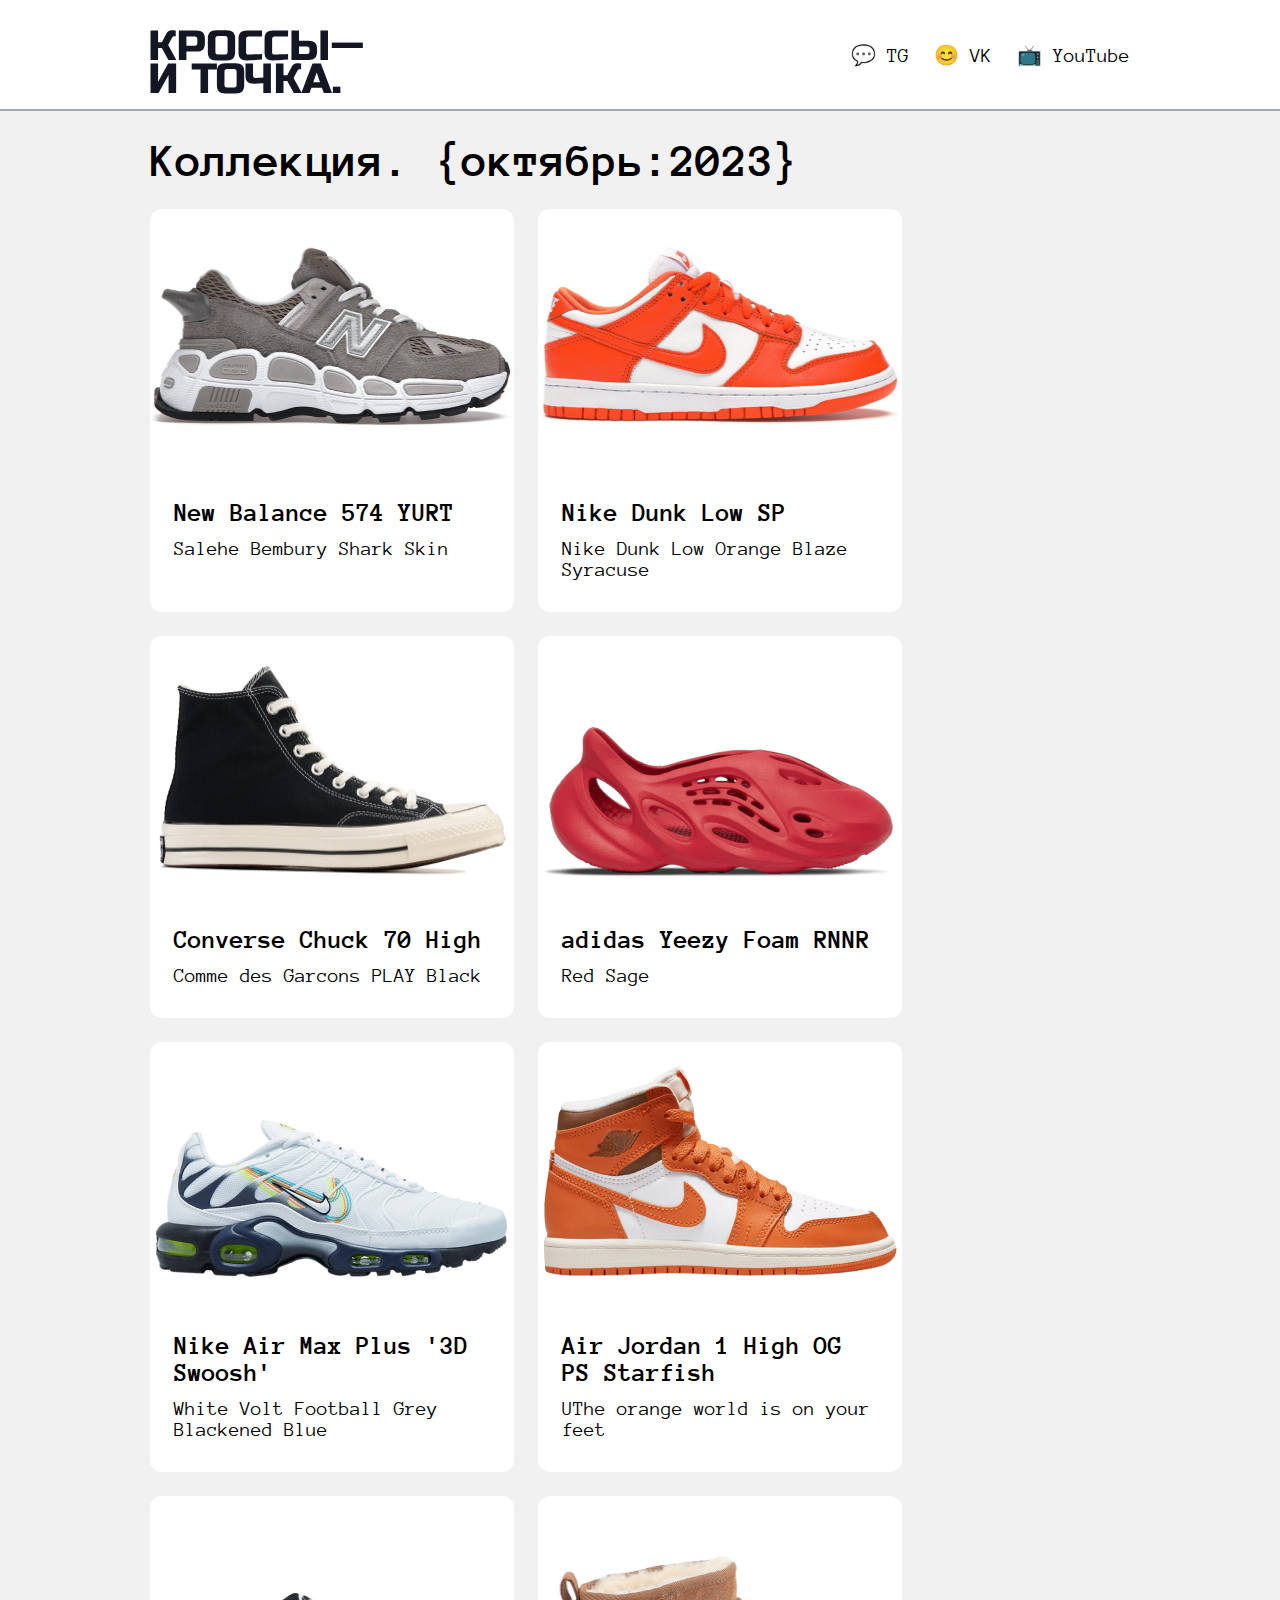
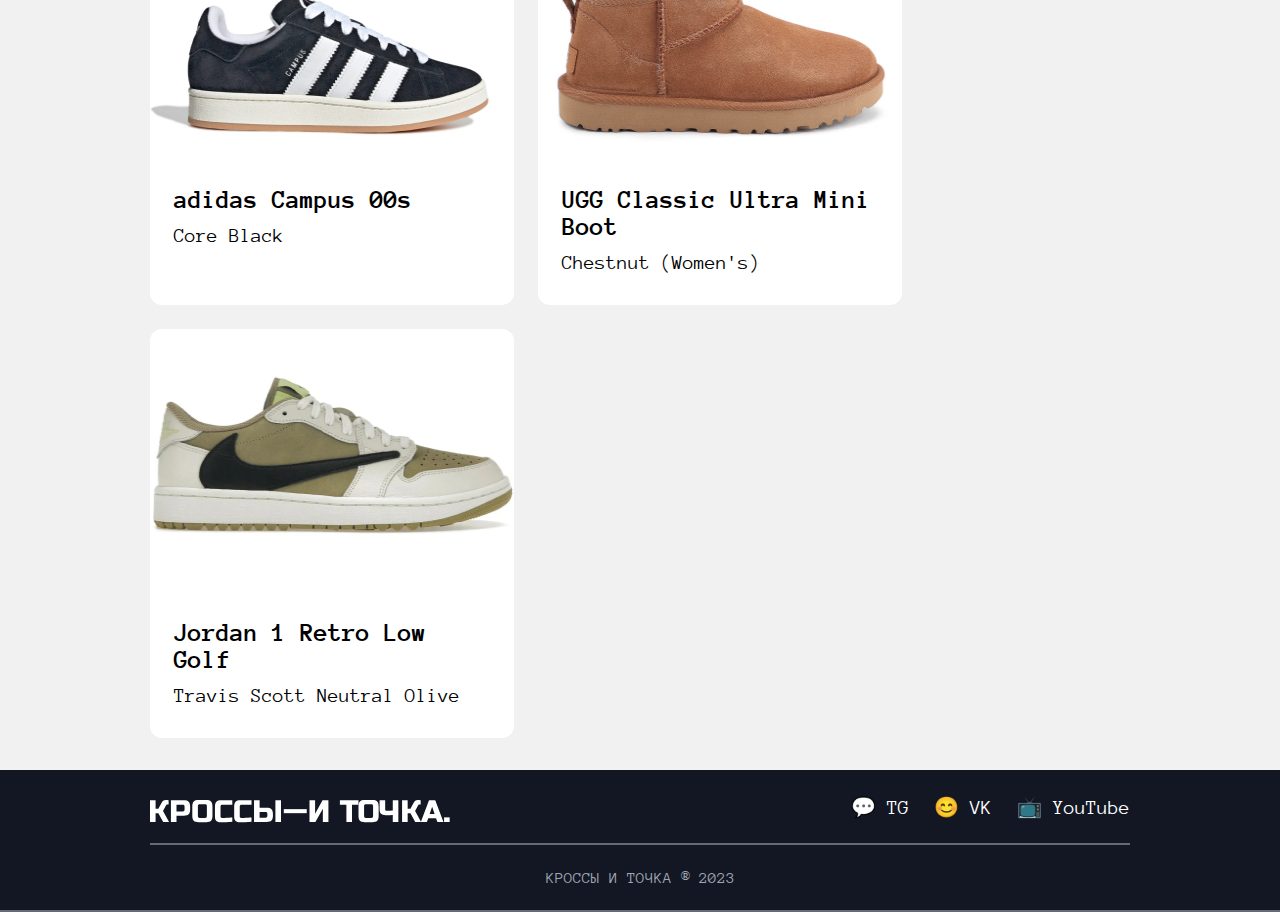
<file: index.html>
<!DOCTYPE html>
<html lang="ru">

<head>
  <meta charset="UTF-8">
  <meta name="viewport" content="width=device-width, initial-scale=1.0">
  <title>Кроссы — и точка</title>
  <link rel="stylesheet" href="styles.css">
</head>

<body>
  <header class="header">
    <nav class="header__nav">
      <div class="header__logo">
        <a href="#">
          <img src='logo_header.svg'>
        </a>
      </div>
      <div class="header__links">
        <ul>
          <li class="header__links__TG">
            <a href="https://t.me">
              💬 TG
            </a>
          </li>
          <li class="header__links__VK">
            <a href="https://vk.com">
              😊 VK
            </a>
          </li>
          <li>
            <a href="https://YouTube.com">
              📺 YouTube
            </a>
          </li>
        </ul>
      </div>
    </nav>
  </header>

  <main class="main">
    <div class="content">
      <span class="subtitle">
        <h2 class="subtitle__text">Коллекция. {октябрь:2023}</h2>
      </span>

      <div class="cards">

        <div class="card card__1">
          <a href="Sneakers-pages/New-Balance-574-YURT.html">
            <img alt="New Balance 574 YURT" src="./Sneakers.png/New Balance 574 YURT.png"
              class="card__img card__img1" />
            <div class="card__info card__info__1">
              <h3 class="card__title">New Balance 574 YURT</h3>
              <p class="card__text">Salehe Bembury Shark Skin</p>
            </div>
          </a>
        </div>

        <div class="card card__2">
          <a href="Sneakers-pages/Nike-Dunk-Low-SP.html">
            <img alt="Nike Dunk Low SP" src="Sneakers.png/Nike Dunk Low SP.png" class="card__img card__img2" />
            <div class="card__info card__info__2">
              <h3 class="card__title">Nike Dunk Low SP</h3>
              <p class="card__text">Nike Dunk Low Orange Blaze Syracuse</p>
            </div>
          </a>
        </div>


        <div class="card card__3">
          <a href="Sneakers-pages/Converse Chuck 70 High.html">
            <img alt="Converse Chuck Taylor All Star 70 Hi" src="Sneakers.png/Converse Chuck 70 High.png"
              class="card__img card__img3" />
            <div class="card__info card__info__3">
              <h3 class="card__title">Converse Chuck 70 High</h3>
              <p class="card__text">Comme des Garcons PLAY Black</p>
            </div>
          </a>
        </div>

        <div class="card card__4">
          <a href="Sneakers-pages/adidas Yeezy Foam RNNR.html">
            <img alt="adidas Yeezy Foam RNR" src="./Sneakers.png/adidas Yeezy Foam RNNR (red).png"
              class="card__img card__img4" />
            <div class="card__info card__info__4">
              <h3 class="card__title">adidas Yeezy Foam RNNR</h3>
              <p class="card__text">Red Sage</p>
            </div>
          </a>
        </div>

        <div class="card card__5">
          <a href="Sneakers-pages/Nike Air Max Plus '3D Swoosh'.html">
            <img alt="Nike Air Max Plus" src="./Sneakers.png/Nike Air Max Plus '3D Swoosh'.png"
              class="card__img card__img5" />
            <div class="card__info card__info__5">
              <h3 class="card__title">Nike Air Max Plus '3D Swoosh'</h3>
              <p class="card__text">White Volt Football Grey Blackened Blue</p>
            </div>
          </a>
        </div>

        <div class="card card__6">
          <a href="./Sneakers-pages/Air Jordan 1 High OG PS Starfish.html">
            <img alt="Jordan 1 Retro High OG SP" src="./Sneakers.png/Air Jordan 1 High OG PS Starfish.png"
              class="card__img card__img6" />
            <div class="card__info card__info__6">
              <h3 class="card__title">Air Jordan 1 High OG PS Starfish</h3>
              <p class="card__text">UThe orange world is on your feet</p>
            </div>
          </a>
        </div>

        <div class="card card__7">
          <a href="./Sneakers-pages/Adidas Campus 00s.html">
            <img alt="adidas Campus 00s" src="./Sneakers.png/adidas Campus 00s.png" class="card__img card__img7" />
            <div class="card__info card__info__7">
              <h3 class="card__title">adidas Campus 00s</h3>
              <p class="card__text">Core Black</p>
            </div>
          </a>
        </div>


        <div class="card card__8">
          <a href="./Sneakers-pages/UGG Classic Ultra Mini Boot.html">
            <img alt="UGG Classic Ultra Mini Boot" src="./Sneakers.png/UGG Classic Ultra Mini Boot.png"
              class="card__img card__img8" />
            <div class="card__info card__info__8">
              <h3 class="card__title">UGG Classic Ultra Mini Boot</h3>
              <p class="card__text">Chestnut (Women's)</p>
            </div>
          </a>
        </div>

        <div class="card card__9">
          <a href="/Sneakers-pages/Jordan 1 Retro Low Golf.html">
            <img alt="Jordan 1 Retro Low Golf" src="./Sneakers.png/Jordan 1 Retro Low Golf.png"
              class="card__img card__img9" />
            <div class="card__info card__info__9">
              <h3 class="card__title">Jordan 1 Retro Low Golf</h3>
              <p class="card__text">Travis Scott Neutral Olive</p>
            </div>
          </a>
        </div>

      </div>
    </div>
  </main>

  <footer class="footer">
    <nav class="footer__nav">
      <div class="footer__logo">
        <a href="#">
          <img src='logo_footer.svg'>
        </a>
      </div>
      <div class="footer__links">
        <ul>
          <li class="header__links__TG">
            <a href="https://t.me">
              💬 TG
            </a>
          </li>
          <li class="header__links__VK">
            <a href="https://vk.com">
              😊 VK
            </a>
          </li>
          <li>
            <a href="https://YouTube.com">
              📺 YouTube
            </a>
          </li>
        </ul>
      </div>
    </nav>
    <div class="under__footer">
      <p>
        КРОССЫ И ТОЧКА ® 2023
      </p>
    </div>
  </footer>

</body>

</html>
</file>
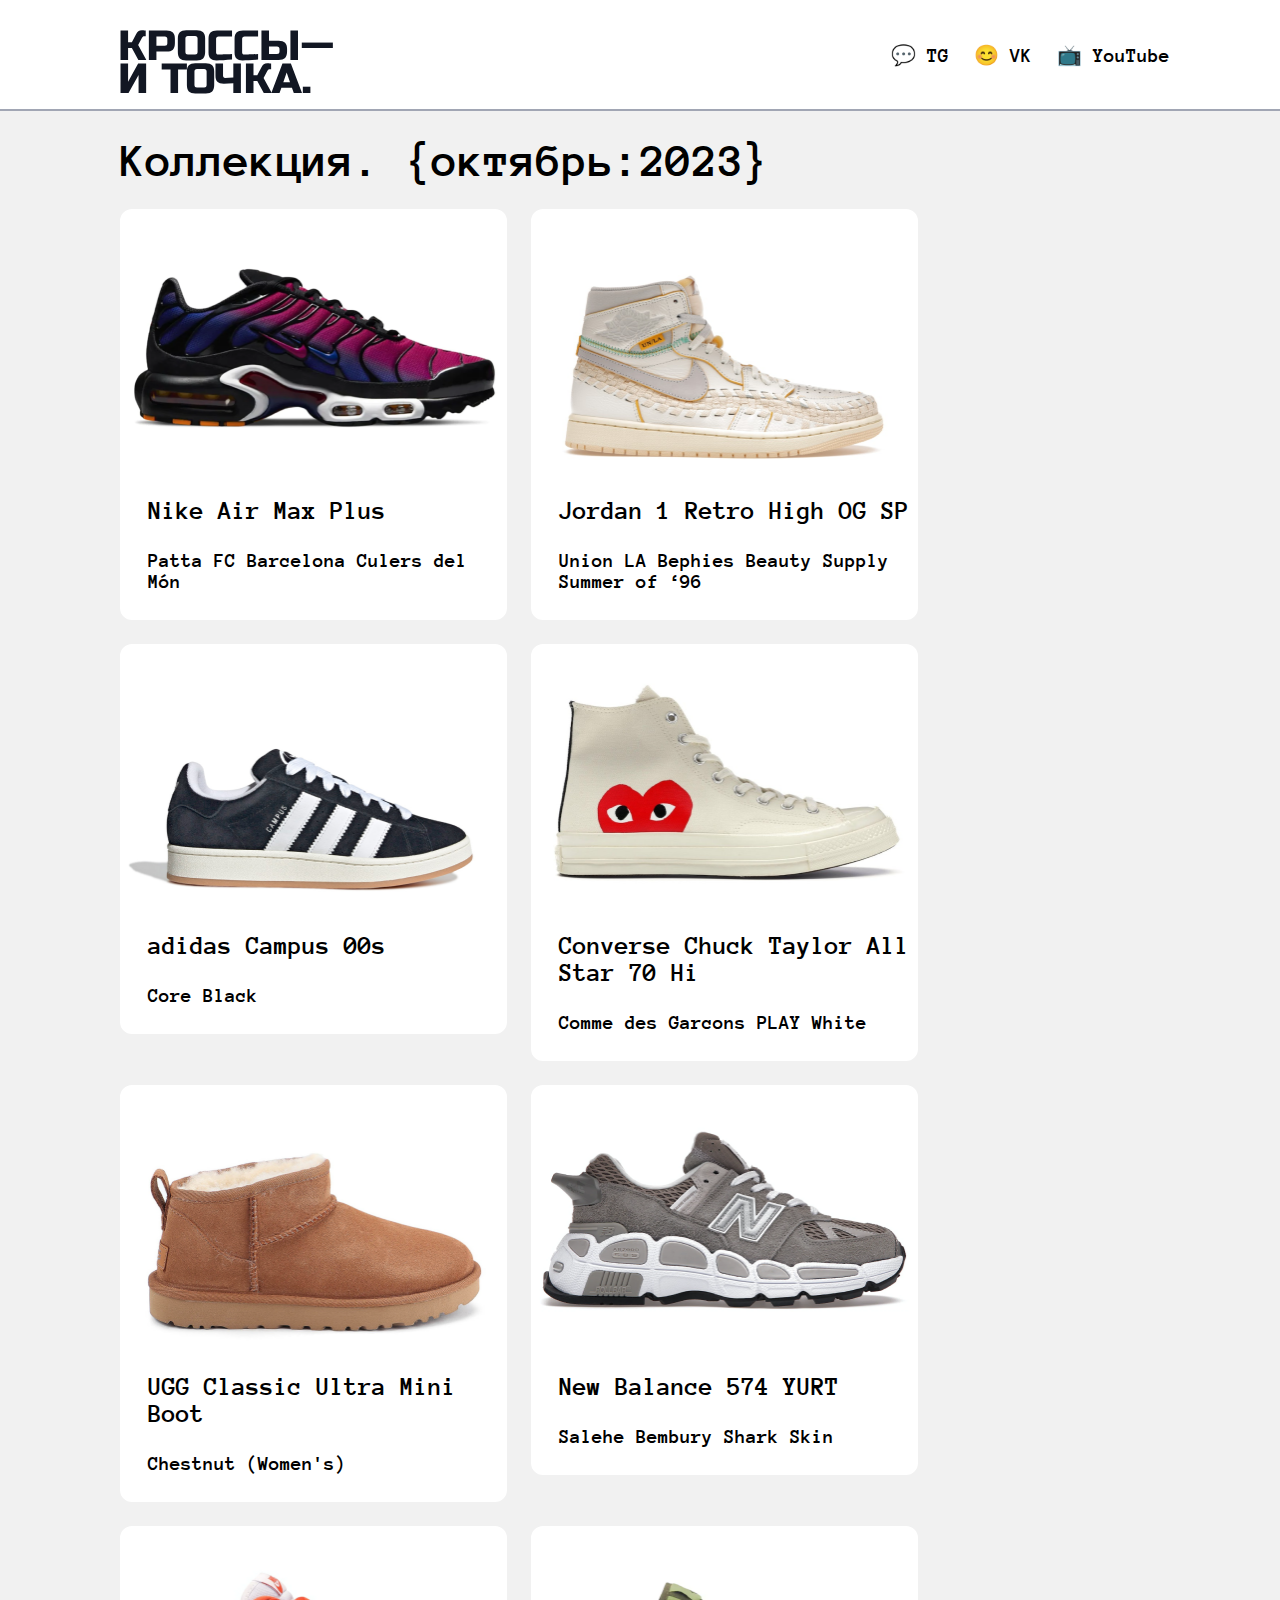
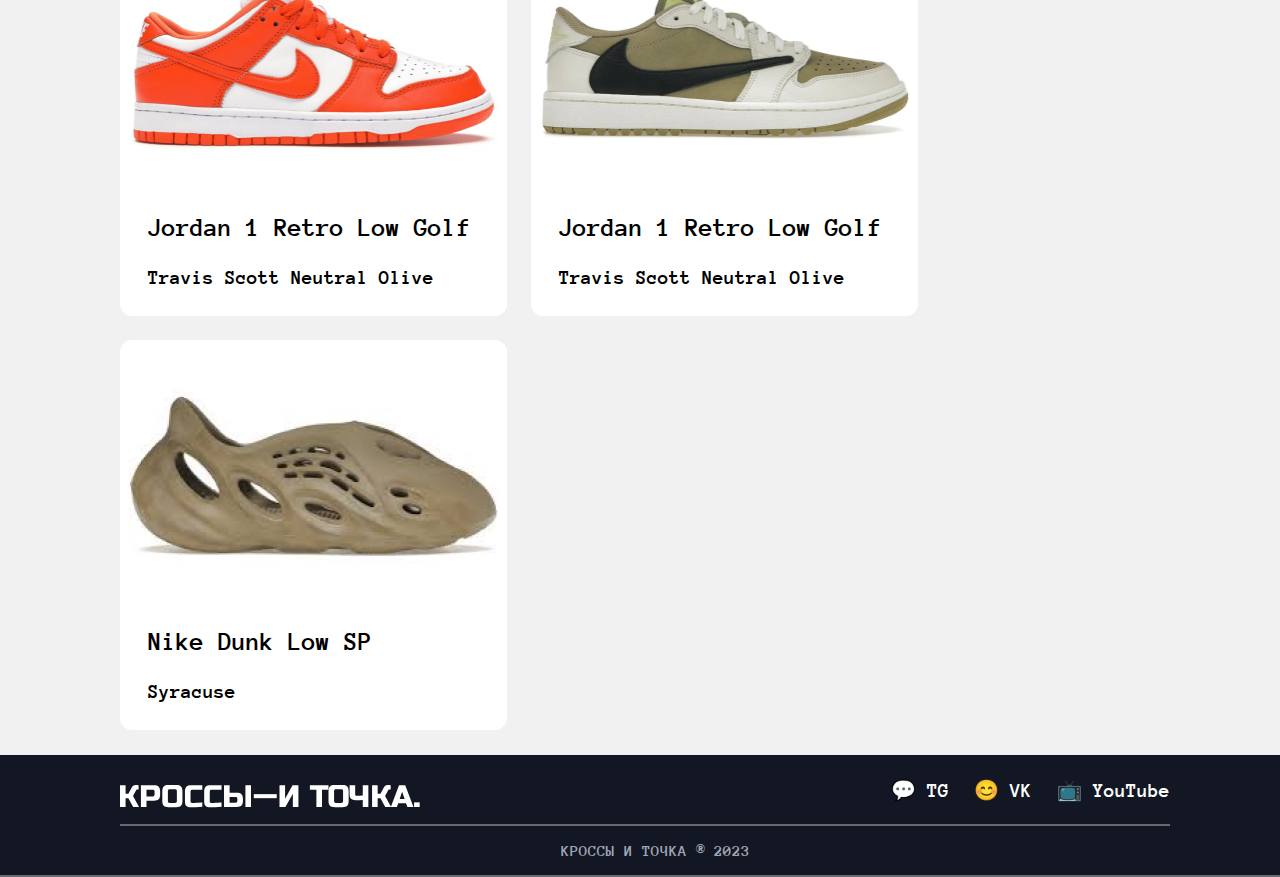
<file: Sneakers/index.html>
<html lang="ru">

<head>
  <meta charset="UTF-8">
  <meta name="viewport" content="width=device-width, initial-scale=1.0">
  <title>Кроссы — и точка</title>
  <link rel="stylesheet" href="styles.css" />
</head>

<body>
  <header class="header">

    <div class="header__logo">
      <a href="#">
        <img src='logo_header.svg'>
      </a>
    </div>
    <div class="header__links">
      <ul>
        <li class="header__links__TG">
          <a href="https://t.me">
            💬 TG
          </a>
        </li>
        <li class="header__links__VK">
          <a href="https://vk.com">
            😊 VK
          </a>
        </li>
        <li>
          <a href="https://YouTube.com">
            📺 YouTube
          </a>
        </li>
      </ul>
    </div>
  </header>



  <main class="main">
    <div class="content">
      <div class="subtitle">
        <h2 class="subtitle__text">Коллекция. {октябрь:2023}</h2>
      </div>

      <div class="container">

        <div class="container__1">
          <img alt="Nike Air Max Plus" src="Sneakers.png/Sneaker1.png" class="container__img1" />
          <h3 class="container__title">Nike Air Max Plus</h3>
          <p class="container__text">Patta FC Barcelona Culers del Món</p>
        </div>

        <div class="container__2">
          <img alt="Jordan 1 Retro High OG SP" src="Sneakers.png/Sneaker2.png" class="container__img2" />
          <h3 class="container__title">Jordan 1 Retro High OG SP</h3>
          <p class="container__text">Union LA Bephies Beauty Supply Summer of ‘96</p>
        </div>

        <div class="container__3">
          <img alt="adidas Campus 00s" src="Sneakers.png/Sneaker3.png" class="container__img3" />
          <h3 class="container__title">adidas Campus 00s</h3>
          <p class="container__text">Core Black</p>
        </div>

        <div class="container__4">
          <img alt="Converse Chuck Taylor All Star 70 Hi" src="Sneakers.png/Sneaker4.png" class="container__img4" />
          <h3 class="container__title">Converse Chuck Taylor All Star 70 Hi</h3>
          <p class="container__text">Comme des Garcons PLAY White</p>
        </div>

        <div class="container__5">
          <img alt="UGG Classic Ultra Mini Boot" src="Sneakers.png/Sneaker5.png" class="container__img5" />
          <h3 class="container__title">UGG Classic Ultra Mini Boot</h3>
          <p class="container__text">Chestnut (Women's)</p>
        </div>

        <div class="container__6">
          <img alt="New Balance 574 YURT" src="Sneakers.png/Sneaker6.png" class="container__img6" />
          <h3 class="container__title">New Balance 574 YURT</h3>
          <p class="container__text">Salehe Bembury Shark Skin</p>
        </div>

        <div class="container__7">
          <img alt="Jordan 1 Retro Low Golf" src="Sneakers.png/Sneaker7.png" class="container__img7" />
          <h3 class="container__title">Jordan 1 Retro Low Golf</h3>
          <p class="container__text">Travis Scott Neutral Olive</p>
          
        </div>

        <div class="container__8">
          <img alt="Nike Dunk Low SP" src="Sneakers.png/Sneaker8.png" class="container__img8" />
          <h3 class="container__title">Jordan 1 Retro Low Golf</h3>
          <p class="container__text">Travis Scott Neutral Olive</p>
        </div>

        <div class="container__9">
          <img alt="adidas Yeezy Foam RNR" src="Sneakers.png/Sneaker9(1).png" class="container__img9" />
          <h3 class="container__title">Nike Dunk Low SP</h3>
          <p class="container__text">Syracuse</p>
        </div>
      </div>
    </div>
  </main>

  <footer class="footer">
    <div class="footer__nav">
      <div class="footer__logo">
        <a href="#">
          <img src='logo_footer.svg'>
        </a>
      </div>
      <div class="footer__links">
        <ul>
          <li class="header__links__TG">
            <a href="https://t.me">
              💬 TG
            </a>
          </li>
          <li class="header__links__VK">
            <a href="https://vk.com">
              😊 VK
            </a>
          </li>
          <li>
            <a href="https://YouTube.com">
              📺 YouTube
            </a>
          </li>
        </ul>
      </div>
    </div>
    <div class="under__footer">
      <p>
        КРОССЫ И ТОЧКА ® 2023
      </p>
    </div>
  </footer>

</body>

</html>
</file>
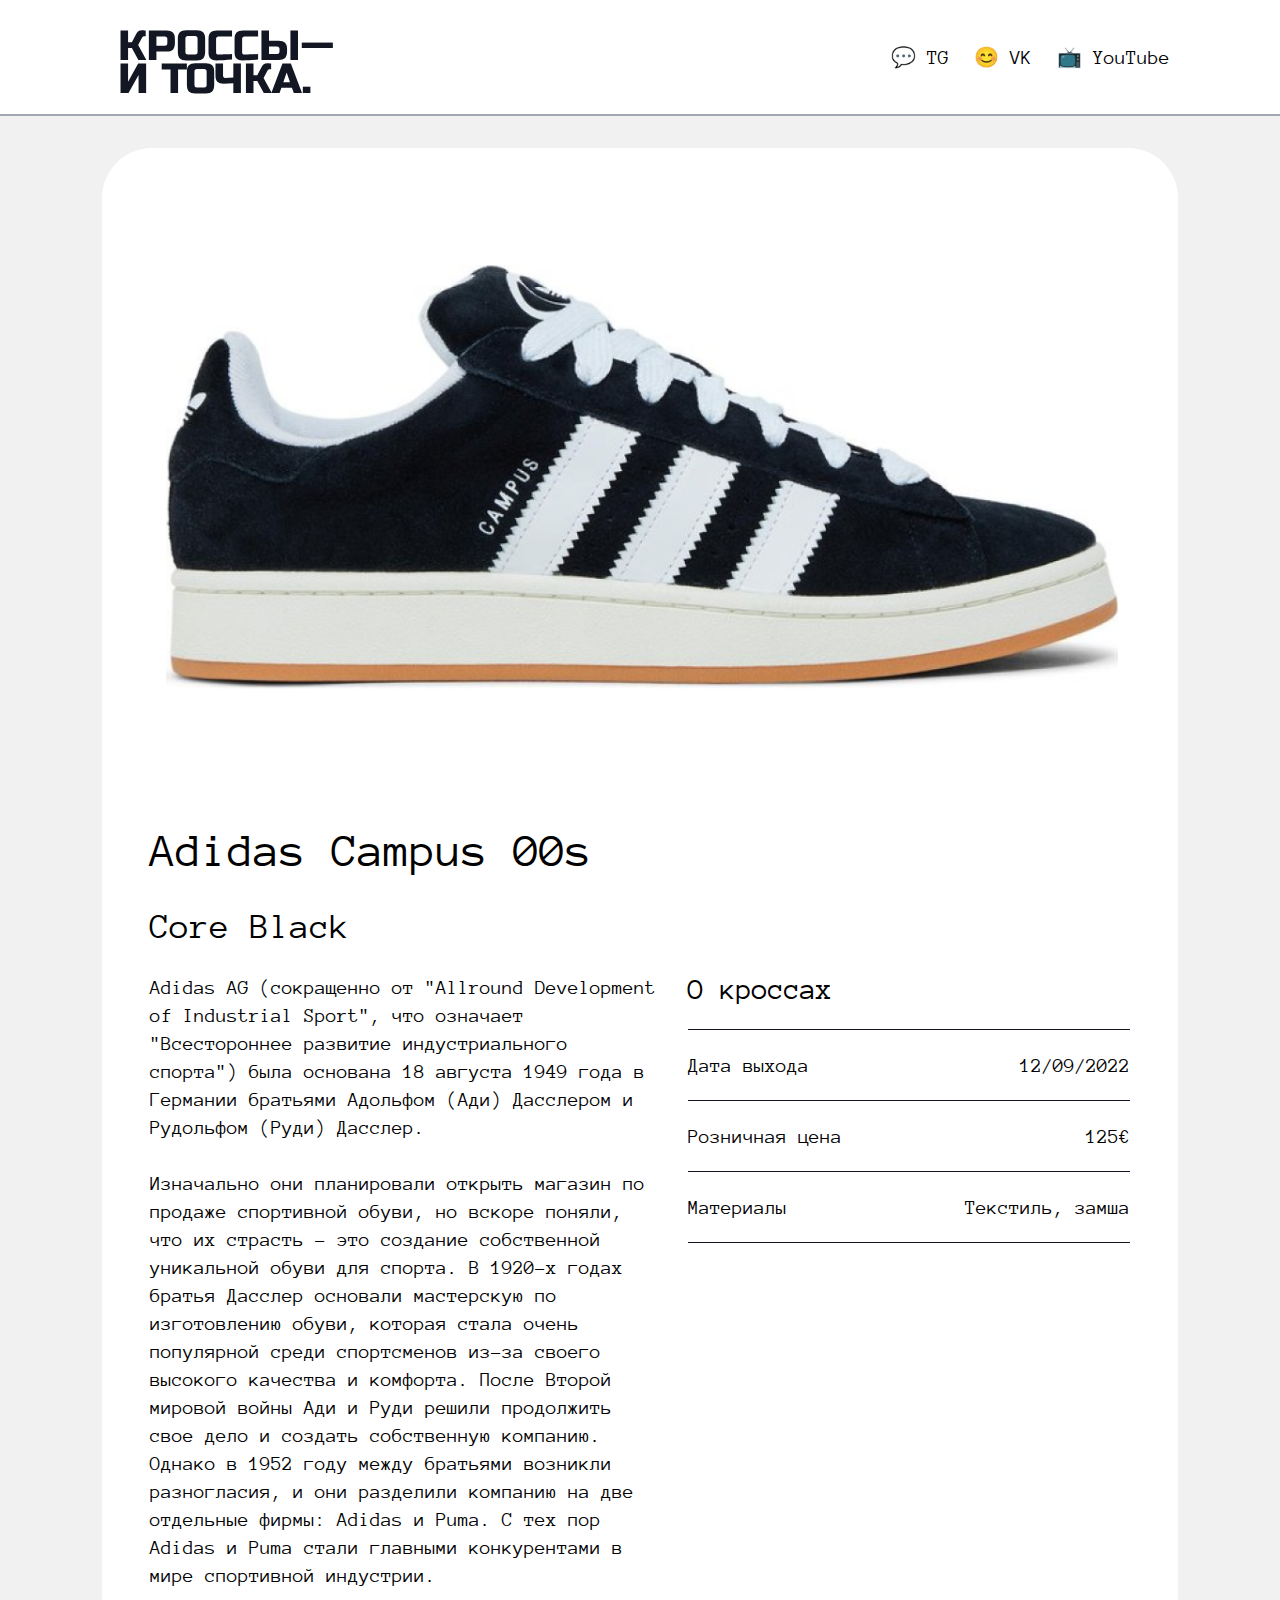
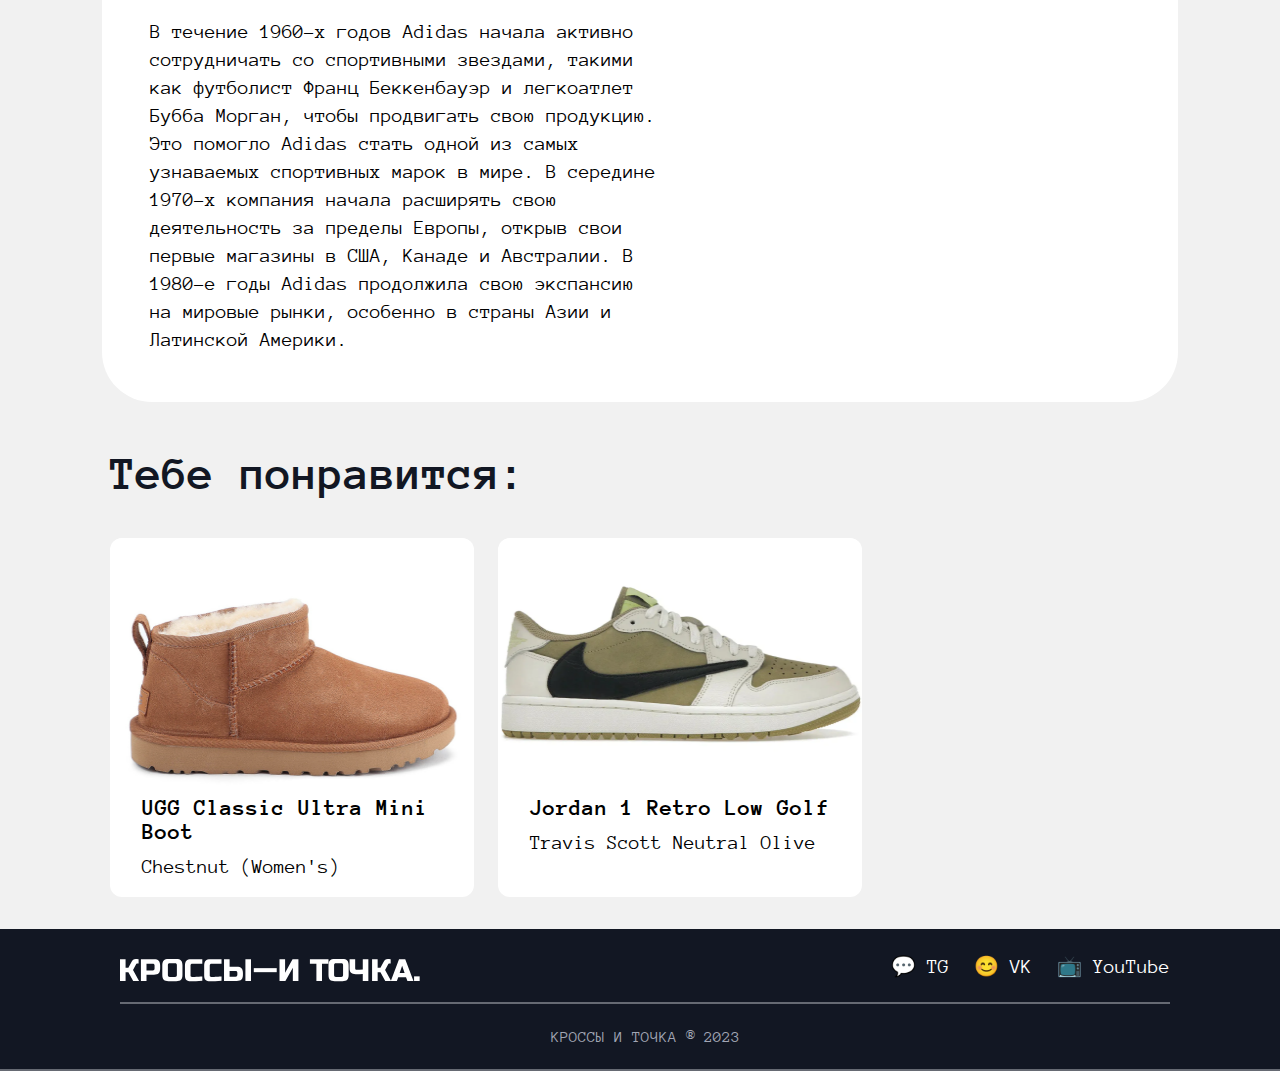
<file: Sneakers-pages/Adidas Campus 00s.html>
<!DOCTYPE html>
<html lang="ru">

<head>
    <meta charset="UTF-8">
    <meta name="viewport" content="width=device-width, initial-scale=1.0">
    <title>Кроссы — и точка</title>
    <link rel="stylesheet" href="./Styles__pages.css">
</head>

<body class="body">
    <header class="header">
        <nav class="header__nav">
            <div class="header__logo">
                <a href="../index.html">
                    <img class="header__logo__img" src='../logo_header.svg'>
                </a>
            </div>
            <div class="header__links">
                <ul>
                    <li class="header__links__TG">
                        <a href="https://t.me">
                            💬 TG
                        </a>
                    </li>
                    <li class="header__links__VK">
                        <a href="https://vk.com">
                            😊 VK
                        </a>
                    </li>
                    <li>
                        <a href="https://YouTube.com">
                            📺 YouTube
                        </a>
                    </li>
                </ul>
            </div>
        </nav>
    </header>

    <main class="main">
        <div class="main__card">
            <div>
                <img class="main__card__img" src="../Sneakers-pages/Sneakers__big.png/Adidas Campus 00s.png"
                    alt="Sneaker__big">
            </div>
            <span class="main__card__info">
                <h1 class="main__card__info main__card__info__title">
                    Adidas Campus 00s
                </h1>
                <h2 class="main__card__info main__card__info__subtitle">
                    Core Black
                </h2>
                <span class="main__card__info main__card__info__desc">
                    <p class="main__card__info main__card__info__text">
                        Adidas AG (сокращенно от "Allround Development of Industrial Sport", что означает "Всестороннее
                        развитие индустриального спорта") была основана 18 августа 1949 года в Германии братьями
                        Адольфом (Ади) Дасслером и Рудольфом (Руди) Дасслер.<br><br>

                        Изначально они планировали открыть магазин по продаже спортивной обуви, но вскоре поняли, что их
                        страсть - это создание собственной уникальной обуви для спорта. В 1920-х годах братья Дасслер
                        основали мастерскую по изготовлению обуви, которая стала очень популярной среди спортсменов
                        из-за своего высокого качества и комфорта. После Второй мировой войны Ади и Руди решили
                        продолжить свое дело и создать собственную компанию. Однако в 1952 году между братьями возникли
                        разногласия, и они разделили компанию на две отдельные фирмы: Adidas и Puma. С тех пор Adidas и
                        Puma стали главными конкурентами в мире спортивной индустрии.<br><br>

                        В течение 1960-х годов Adidas начала активно сотрудничать со спортивными звездами, такими как
                        футболист Франц Беккенбауэр и легкоатлет Бубба Морган, чтобы продвигать свою продукцию. Это
                        помогло Adidas стать одной из самых узнаваемых спортивных марок в мире.
                        В середине 1970-х компания начала расширять свою деятельность за пределы Европы, открыв свои
                        первые магазины в США, Канаде и Австралии. В 1980-е годы Adidas продолжила свою экспансию на
                        мировые рынки, особенно в страны Азии и Латинской Америки.
                    </p>
                    <span class="main__card__info__desc__parameters">
                        <span>
                            <ul class="main__card__info__desc__parameters__info">
                                <h3 class="main__card__info__desc__parameters__header">
                                    О кроссах
                                </h3>
                                <span class="date">

                                    <p>
                                        Дата выхода
                                    </p>
                                    <p>
                                        12/09/2022
                                    </p>
                                </span>
                                <span class="price">
                                    <p>
                                        Розничная цена
                                    </p>
                                    <p>
                                        125€
                                    </p>
                                </span>
                                <span class="materials">
                                    <p>
                                        Материалы
                                    </p>
                                    <p>
                                        Текстиль, замша
                                    </p>
                                </span>
                            </ul>
                        </span>
                    </span>
                </span>
            </span>
        </div>
    </main>

    <div class="similar">
        <span class="similar__title">
            <h2>Тебе понравится:</h2>
        </span>
        <div class="similar__cards">
            <div class="card card__4">
                <a href="../Sneakers-pages/UGG Classic Ultra Mini Boot.html">
                    <img alt="UGG Classic Ultra Mini Boot" src="../Sneakers.png/UGG Classic Ultra Mini Boot.png"
                        class="card__img card__img4" />
                    <div class="card__info card__info__4">
                        <h3 class="card__title">UGG Classic Ultra Mini Boot</h3>
                        <p class="card__text">Chestnut (Women's)</p>
                    </div>
                </a>
            </div>
            <div class="card card__7">
                <a href="../Sneakers-pages/Jordan 1 Retro Low Golf.html">
                    <img alt="Jordan 1 Retro Low Golf" src="../Sneakers.png/Jordan 1 Retro Low Golf.png"
                        class="card__img card__img7" />
                    <div class="card__info card__info__7">
                        <h3 class="card__title">Jordan 1 Retro Low Golf</h3>
                        <p class="card__text">Travis Scott Neutral Olive</p>
                    </div>
                </a>
            </div>
        </div>
    </div>

    <footer class="footer">
        <nav class="footer__nav">
            <div class="footer__logo">
                <a href="../index.html">
                    <img class="footer__logo__img" src='../logo_footer.svg'>
                </a>
            </div>
            <div class="footer__links">
                <ul>
                    <li class="header__links__TG">
                        <a href="https://t.me">
                            💬 TG
                        </a>
                    </li>
                    <li class="header__links__VK">
                        <a href="https://vk.com">
                            😊 VK
                        </a>
                    </li>
                    <li>
                        <a href="https://YouTube.com">
                            📺 YouTube
                        </a>
                    </li>
                </ul>
            </div>
        </nav>
        <div class="under__footer">
            <p>
                КРОССЫ И ТОЧКА ® 2023
            </p>
        </div>
    </footer>
</body>

</html>
</file>
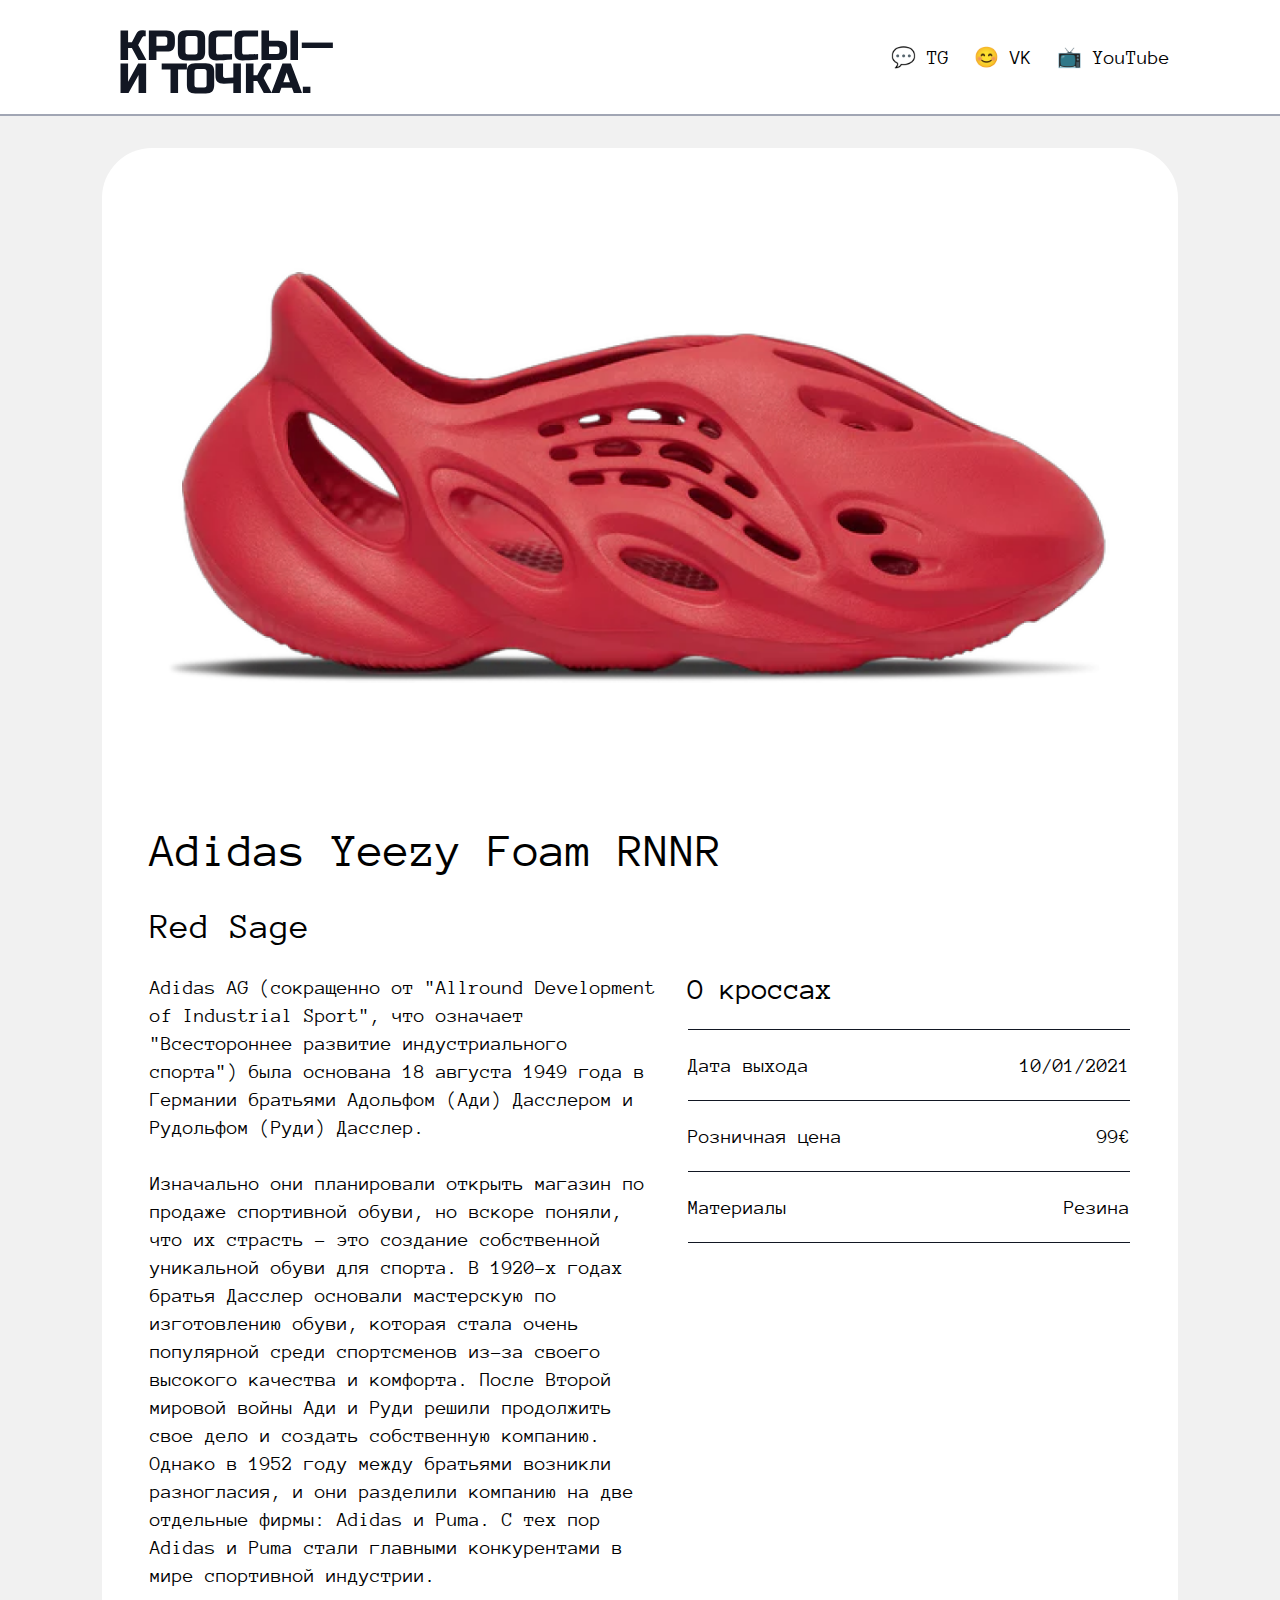
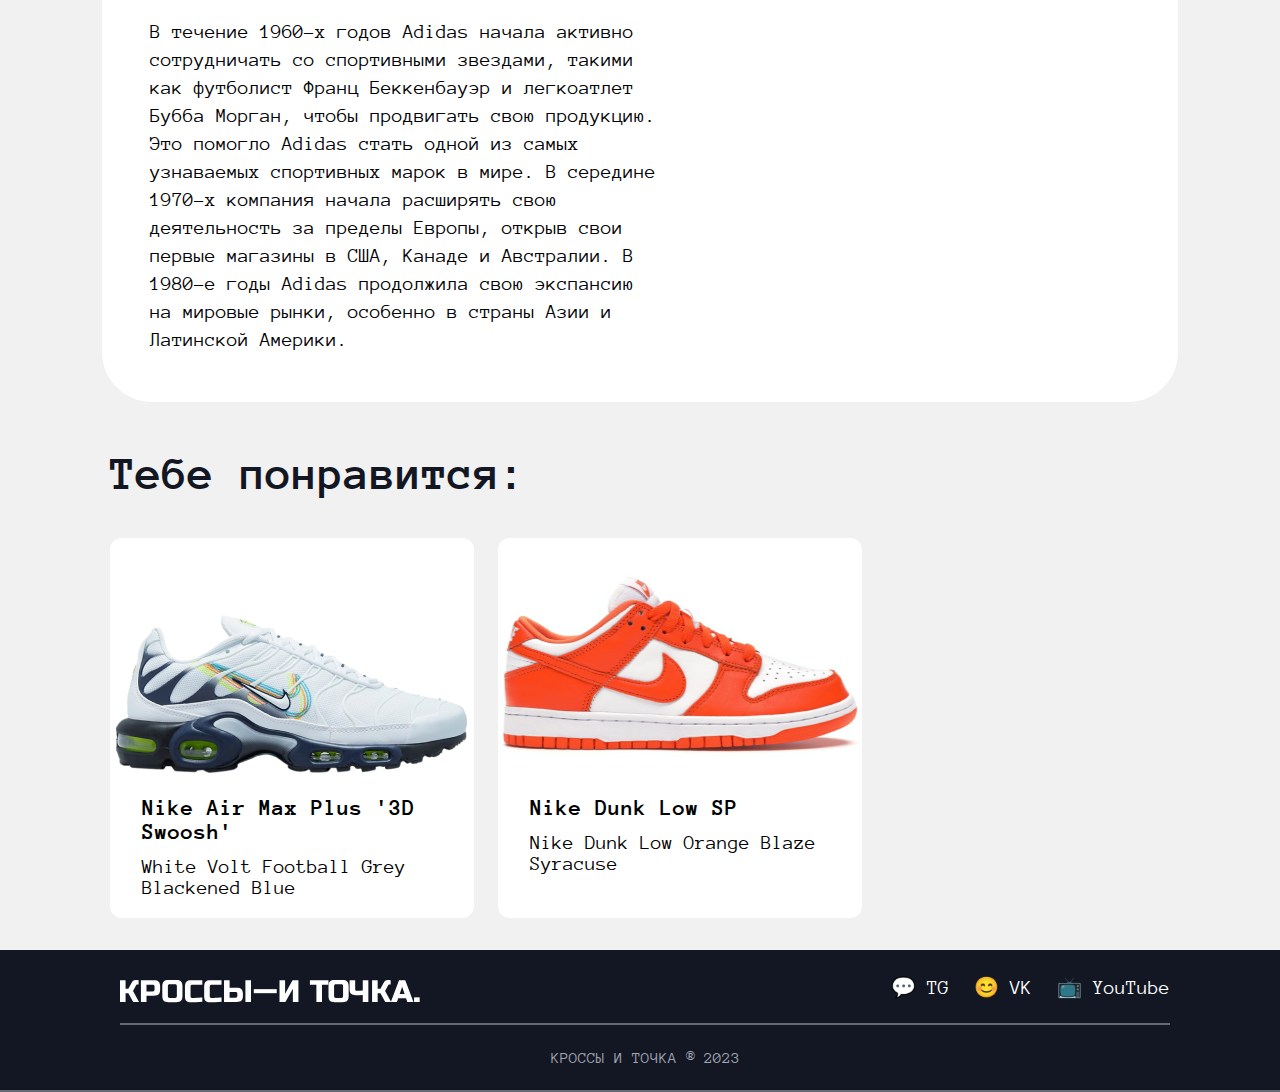
<file: Sneakers-pages/adidas Yeezy Foam RNNR.html>
<!DOCTYPE html>
<html lang="ru">

<head>
    <meta charset="UTF-8">
    <meta name="viewport" content="width=device-width, initial-scale=1.0">
    <title>Кроссы — и точка</title>
    <link rel="stylesheet" href="./Styles__pages.css">
</head>

<body class="body">
    <header class="header">
        <nav class="header__nav">
            <div class="header__logo">
                <a href="../index.html">
                    <img class="header__logo__img" src='../logo_header.svg'>
                </a>
            </div>
            <div class="header__links">
                <ul>
                    <li class="header__links__TG">
                        <a href="https://t.me">
                            💬 TG
                        </a>
                    </li>
                    <li class="header__links__VK">
                        <a href="https://vk.com">
                            😊 VK
                        </a>
                    </li>
                    <li>
                        <a href="https://YouTube.com">
                            📺 YouTube
                        </a>
                    </li>
                </ul>
            </div>
        </nav>
    </header>

    <main class="main">
        <div class="main__card">
            <div>
                <img class="main__card__img" src="../Sneakers-pages/Sneakers__big.png/Adidas Yeezy Foam RNNR.png"
                    alt="Sneaker__big">
            </div>
            <span class="main__card__info">
                <h1 class="main__card__info main__card__info__title">
                    Adidas Yeezy Foam RNNR
                </h1>
                <h2 class="main__card__info main__card__info__subtitle">
                    Red Sage
                </h2>
                <span class="main__card__info main__card__info__desc">
                    <p class="main__card__info main__card__info__text">
                        Adidas AG (сокращенно от "Allround Development of Industrial Sport", что означает "Всестороннее
                        развитие индустриального спорта") была основана 18 августа 1949 года в Германии братьями
                        Адольфом (Ади) Дасслером и Рудольфом (Руди) Дасслер.<br><br>

                        Изначально они планировали открыть магазин по продаже спортивной обуви, но вскоре поняли, что их
                        страсть - это создание собственной уникальной обуви для спорта. В 1920-х годах братья Дасслер
                        основали мастерскую по изготовлению обуви, которая стала очень популярной среди спортсменов
                        из-за своего высокого качества и комфорта. После Второй мировой войны Ади и Руди решили
                        продолжить свое дело и создать собственную компанию. Однако в 1952 году между братьями возникли
                        разногласия, и они разделили компанию на две отдельные фирмы: Adidas и Puma. С тех пор Adidas и
                        Puma стали главными конкурентами в мире спортивной индустрии.<br><br>

                        В течение 1960-х годов Adidas начала активно сотрудничать со спортивными звездами, такими как
                        футболист Франц Беккенбауэр и легкоатлет Бубба Морган, чтобы продвигать свою продукцию. Это
                        помогло Adidas стать одной из самых узнаваемых спортивных марок в мире.
                        В середине 1970-х компания начала расширять свою деятельность за пределы Европы, открыв свои
                        первые магазины в США, Канаде и Австралии. В 1980-е годы Adidas продолжила свою экспансию на
                        мировые рынки, особенно в страны Азии и Латинской Америки.
                    </p>
                    <span class="main__card__info__desc__parameters">
                        <span>
                            <ul class="main__card__info__desc__parameters__info">
                                <h3 class="main__card__info__desc__parameters__header">
                                    О кроссах
                                </h3>
                                <span class="date">

                                    <p>
                                        Дата выхода
                                    </p>
                                    <p>
                                        10/01/2021
                                    </p>
                                </span>
                                <span class="price">
                                    <p>
                                        Розничная цена
                                    </p>
                                    <p>
                                        99€
                                    </p>
                                </span>
                                <span class="materials">
                                    <p>
                                        Материалы
                                    </p>
                                    <p>
                                        Резина
                                    </p>
                                </span>
                            </ul>
                        </span>
                    </span>
                </span>
            </span>
        </div>
    </main>

    <div class="similar">
        <span class="similar__title">
            <h2>Тебе понравится:</h2>
        </span>
        <div class="similar__cards">
            <div class="card card__6">
                <a href="../Sneakers-pages/Nike Air Max Plus '3D Swoosh'.html">
                    <img alt="New Balance 574 YURT" src="../Sneakers.png/Nike Air Max Plus '3D Swoosh'.png"
                        class="card__img card__img6" />
                    <div class="card__info card__info__6">
                        <h3 class="card__title">Nike Air Max Plus '3D Swoosh'</h3>
                        <p class="card__text">White Volt Football Grey Blackened Blue</p>
                    </div>
                </a>
            </div>
            <div class="card card__7">
                <a href="Sneakers-pages/Nike-Dunk-Low-SP.html">
                    <img alt="Nike Dunk Low SP" src="../Sneakers.png/Nike Dunk Low SP.png"
                        class="card__img card__img7" />
                    <div class="card__info card__info__7">
                        <h3 class="card__title">Nike Dunk Low SP</h3>
                        <p class="card__text">Nike Dunk Low Orange Blaze Syracuse</p>
                    </div>
                </a>
            </div>
        </div>
    </div>

    <footer class="footer">
        <nav class="footer__nav">
            <div class="footer__logo">
                <a href="../index.html">
                    <img class="footer__logo__img" src='../logo_footer.svg'>
                </a>
            </div>
            <div class="footer__links">
                <ul>
                    <li class="header__links__TG">
                        <a href="https://t.me">
                            💬 TG
                        </a>
                    </li>
                    <li class="header__links__VK">
                        <a href="https://vk.com">
                            😊 VK
                        </a>
                    </li>
                    <li>
                        <a href="https://YouTube.com">
                            📺 YouTube
                        </a>
                    </li>
                </ul>
            </div>
        </nav>
        <div class="under__footer">
            <p>
                КРОССЫ И ТОЧКА ® 2023
            </p>
        </div>
    </footer>
</body>

</html>
</file>
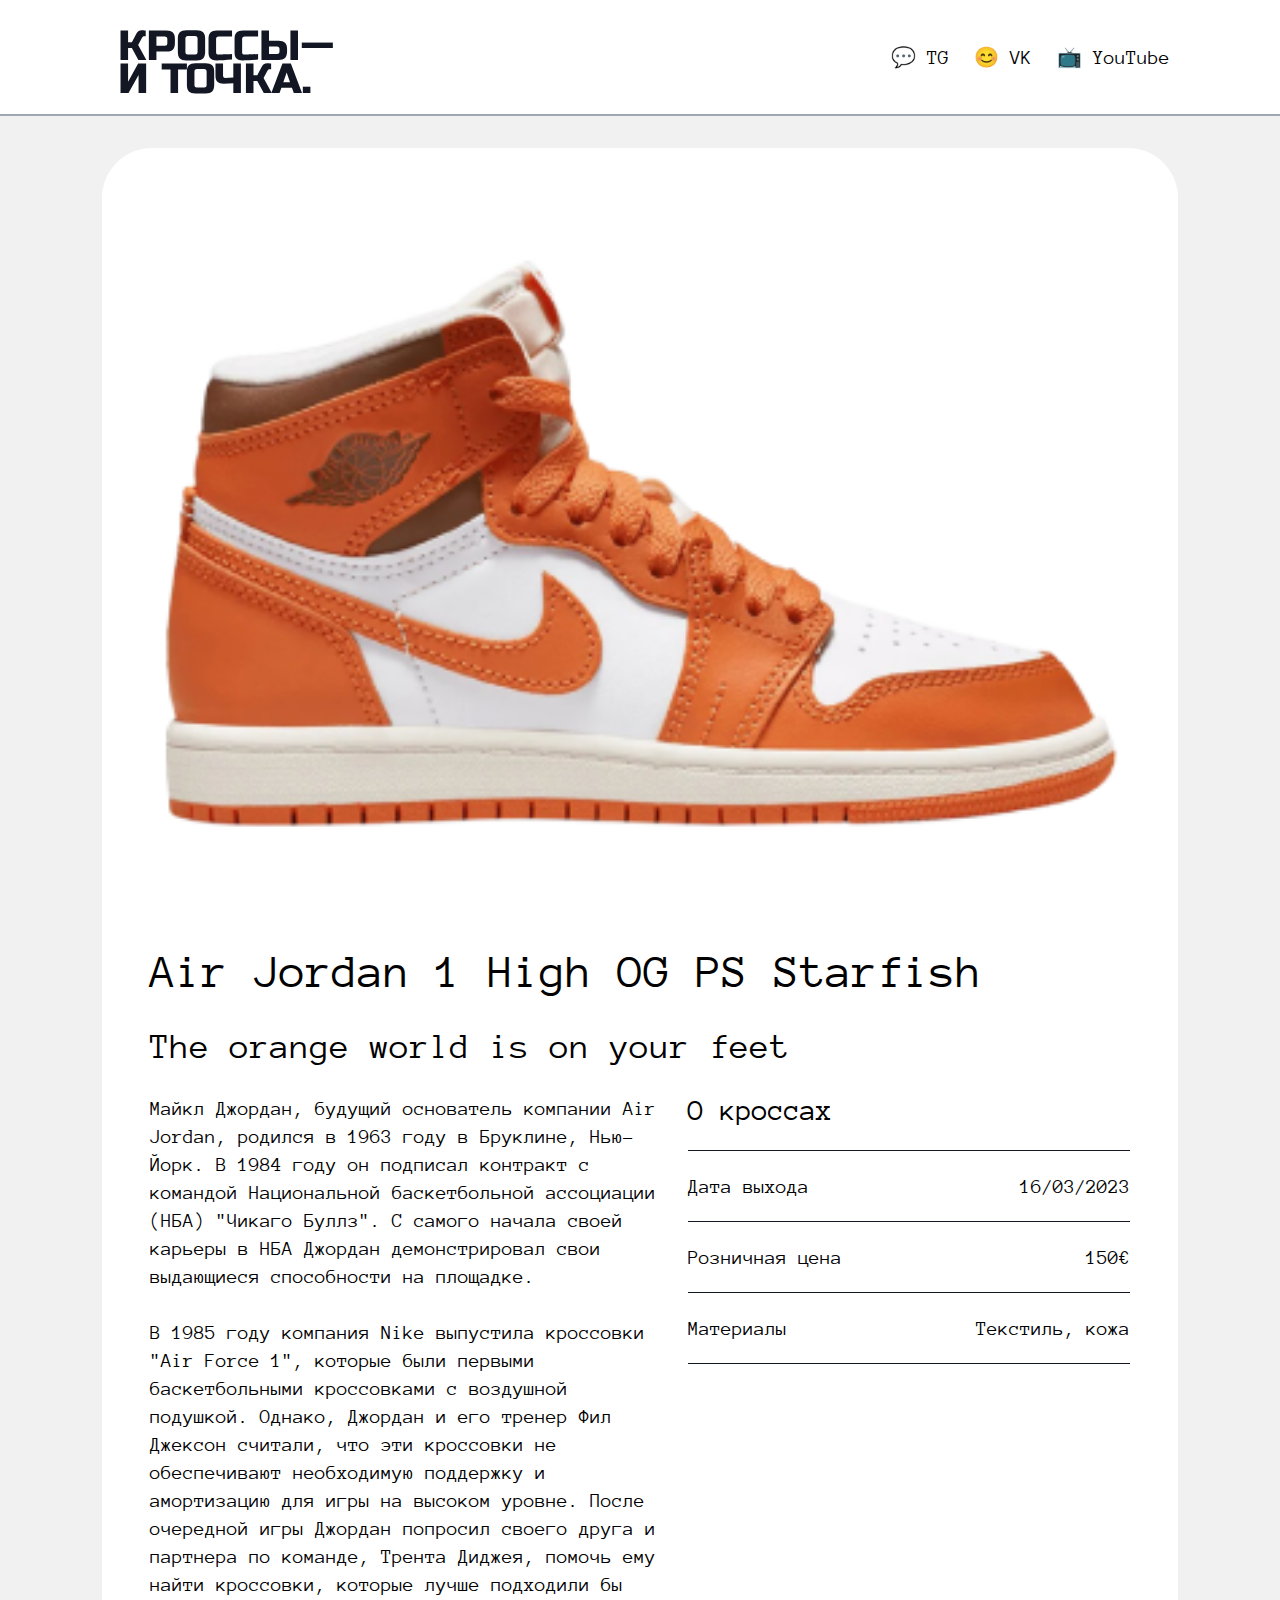
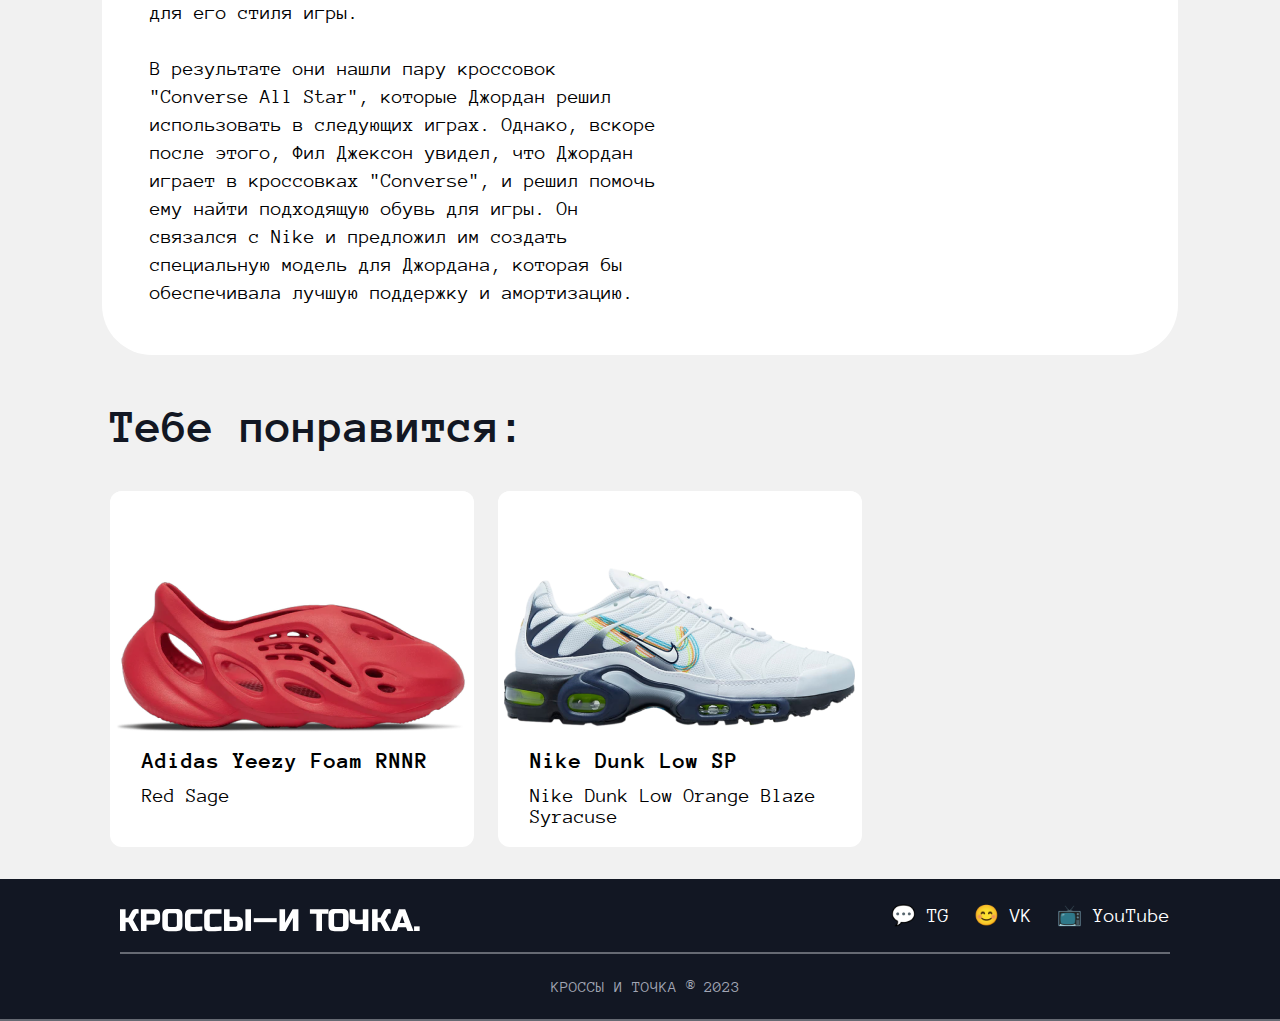
<file: Sneakers-pages/Air Jordan 1 High OG PS Starfish.html>
<!DOCTYPE html>
<html lang="ru">

<head>
    <meta charset="UTF-8">
    <meta name="viewport" content="width=device-width, initial-scale=1.0">
    <title>Кроссы — и точка</title>
    <link rel="stylesheet" href="./Styles__pages.css">
</head>

<body class="body">
    <header class="header">
        <nav class="header__nav">
            <div class="header__logo">
                <a href="../index.html">
                    <img class="header__logo__img" src='../logo_header.svg'>
                </a>
            </div>
            <div class="header__links">
                <ul>
                    <li class="header__links__TG">
                        <a href="https://t.me">
                            💬 TG
                        </a>
                    </li>
                    <li class="header__links__VK">
                        <a href="https://vk.com">
                            😊 VK
                        </a>
                    </li>
                    <li>
                        <a href="https://YouTube.com">
                            📺 YouTube
                        </a>
                    </li>
                </ul>
            </div>
        </nav>
    </header>

    <main class="main">
        <div class="main__card">
            <div>
                <img class="main__card__img" src="../Sneakers.png/Air Jordan 1 High OG PS Starfish.png"
                    alt="Sneaker__big">
            </div>
            <span class="main__card__info">
                <h1 class="main__card__info main__card__info__title">
                    Air Jordan 1 High OG PS Starfish
                </h1>
                <h2 class="main__card__info main__card__info__subtitle">
                    The orange world is on your feet
                </h2>
                <span class="main__card__info main__card__info__desc">
                    <p class="main__card__info main__card__info__text">
                        Майкл Джордан, будущий основатель компании Air Jordan, родился в 1963 году в Бруклине, Нью-Йорк.
                        В 1984 году он подписал контракт с командой Национальной баскетбольной ассоциации (НБА) "Чикаго
                        Буллз". С самого начала своей карьеры в НБА Джордан демонстрировал свои выдающиеся способности
                        на площадке.<br><br>

                        В 1985 году компания Nike выпустила кроссовки "Air Force 1", которые были первыми баскетбольными
                        кроссовками с воздушной подушкой. Однако, Джордан и его тренер Фил Джексон считали, что эти
                        кроссовки не обеспечивают необходимую поддержку и амортизацию для игры на высоком уровне.
                        После очередной игры Джордан попросил своего друга и партнера по команде, Трента Диджея, помочь
                        ему найти кроссовки, которые лучше подходили бы для его стиля игры.<br><br>

                        В результате они нашли пару кроссовок "Converse All Star", которые Джордан решил использовать в
                        следующих играх.
                        Однако, вскоре после этого, Фил Джексон увидел, что Джордан играет в кроссовках "Converse", и
                        решил помочь ему найти подходящую обувь для игры. Он связался с Nike и предложил им создать
                        специальную модель для Джордана, которая бы обеспечивала лучшую поддержку и амортизацию.
                    </p>
                    <span class="main__card__info__desc__parameters">
                        <span>
                            <ul class="main__card__info__desc__parameters__info">
                                <h3 class="main__card__info__desc__parameters__header">
                                    О кроссах
                                </h3>
                                <span class="date">

                                    <p>
                                        Дата выхода
                                    </p>
                                    <p>
                                        16/03/2023
                                    </p>
                                </span>
                                <span class="price">
                                    <p>
                                        Розничная цена
                                    </p>
                                    <p>
                                        150€
                                    </p>
                                </span>
                                <span class="materials">
                                    <p>
                                        Материалы
                                    </p>
                                    <p>
                                        Текстиль, кожа
                                    </p>
                                </span>
                            </ul>
                        </span>
                    </span>
                </span>
            </span>
        </div>
    </main>

    <div class="similar">
        <span class="similar__title">
            <h2>Тебе понравится:</h2>
        </span>
        <div class="similar__cards">
            <div class="card card__4">
                <a href="../Sneakers-pages/adidas Yeezy Foam RNNR.html">
                    <img alt="Adidas Yeezy Foam RNNR" src="../Sneakers.png/adidas Yeezy Foam RNNR (red).png"
                        class="card__img card__img4" />
                    <div class="card__info card__info__4">
                        <h3 class="card__title">Adidas Yeezy Foam RNNR</h3>
                        <p class="card__text">Red Sage</p>
                    </div>
                </a>
            </div>
            <div class="card card__7">
                <a href="../Sneakers-pages/Nike Air Max Plus '3D Swoosh'.html">
                    <img alt="Nike Dunk Low SP" src="../Sneakers.png/Nike Air Max Plus '3D Swoosh'.png"
                        class="card__img card__img7" />
                    <div class="card__info card__info__7">
                        <h3 class="card__title">Nike Dunk Low SP</h3>
                        <p class="card__text">Nike Dunk Low Orange Blaze Syracuse</p>
                    </div>
                </a>
            </div>
        </div>
    </div>

    <footer class="footer">
        <nav class="footer__nav">
            <div class="footer__logo">
                <a href="../index.html">
                    <img class="footer__logo__img" src='../logo_footer.svg'>
                </a>
            </div>
            <div class="footer__links">
                <ul>
                    <li class="header__links__TG">
                        <a href="https://t.me">
                            💬 TG
                        </a>
                    </li>
                    <li class="header__links__VK">
                        <a href="https://vk.com">
                            😊 VK
                        </a>
                    </li>
                    <li>
                        <a href="https://YouTube.com">
                            📺 YouTube
                        </a>
                    </li>
                </ul>
            </div>
        </nav>
        <div class="under__footer">
            <p>
                КРОССЫ И ТОЧКА ® 2023
            </p>
        </div>
    </footer>
</body>

</html>
</file>
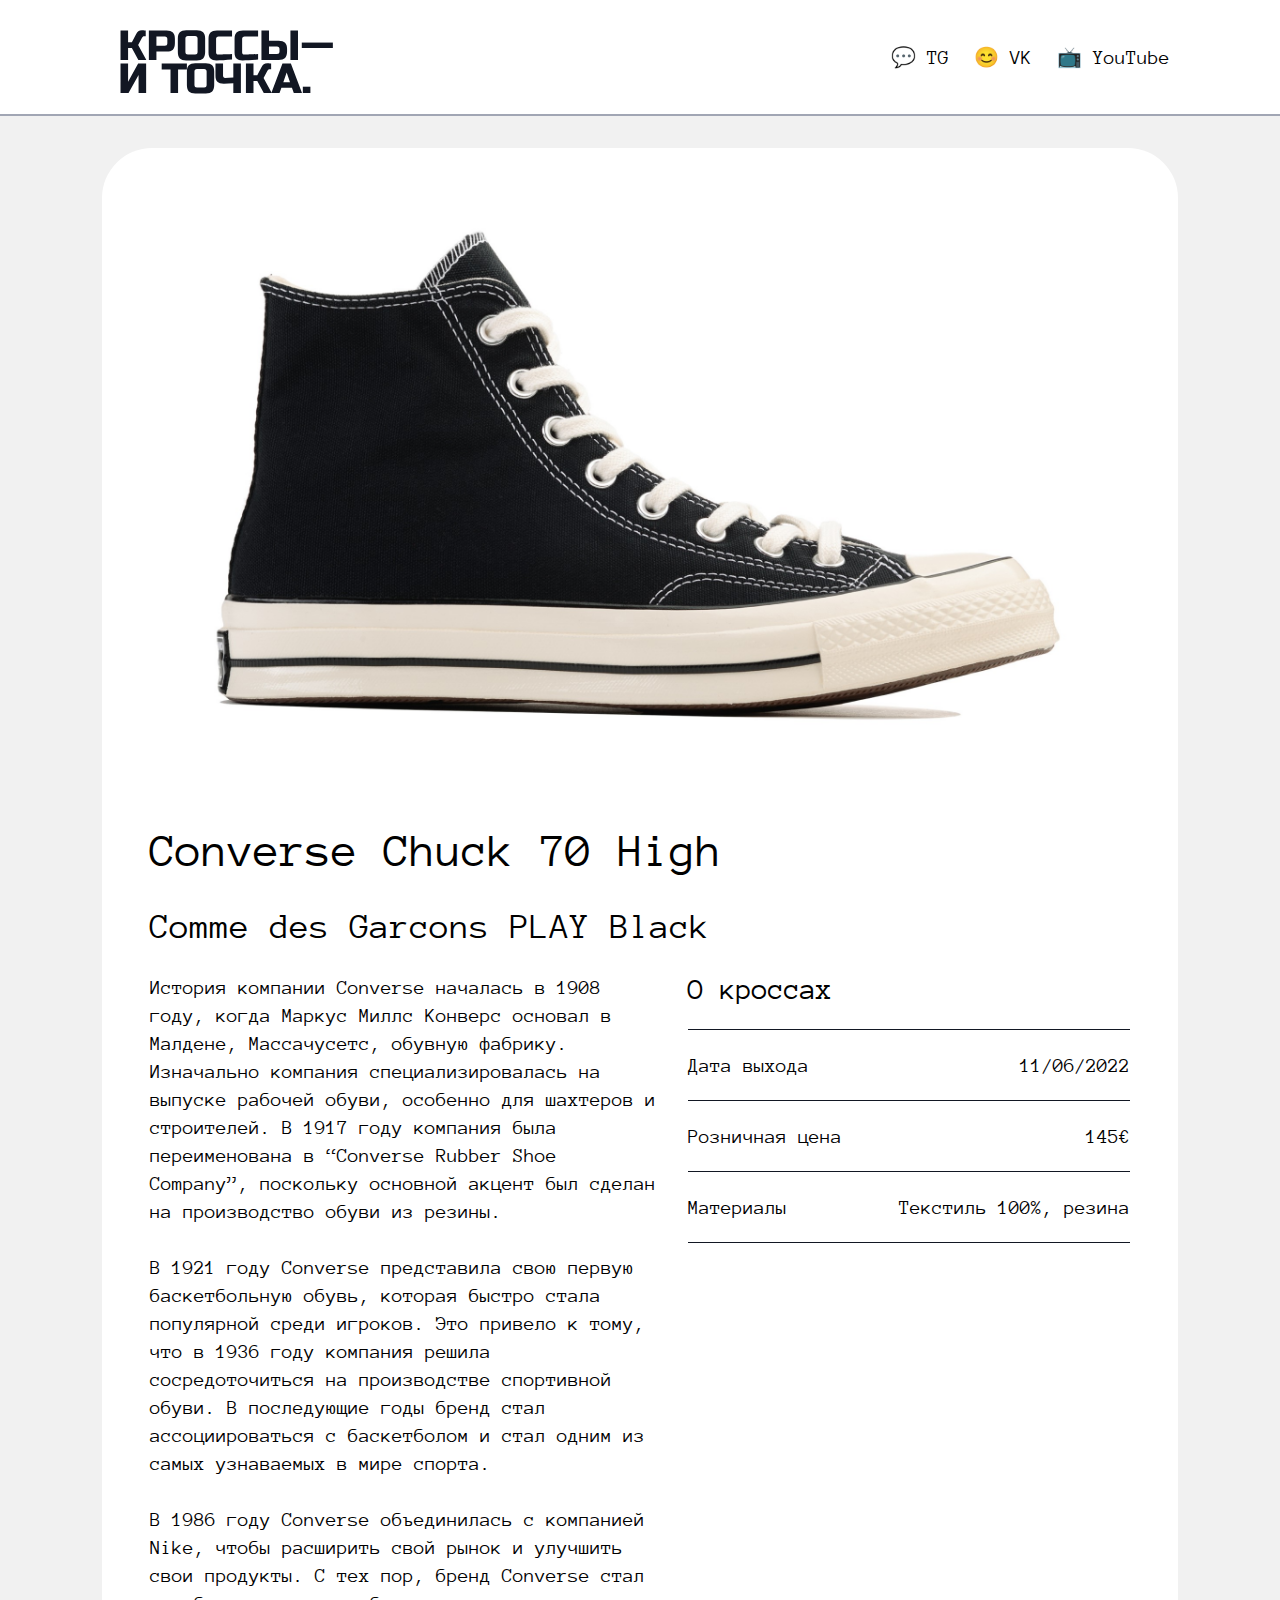
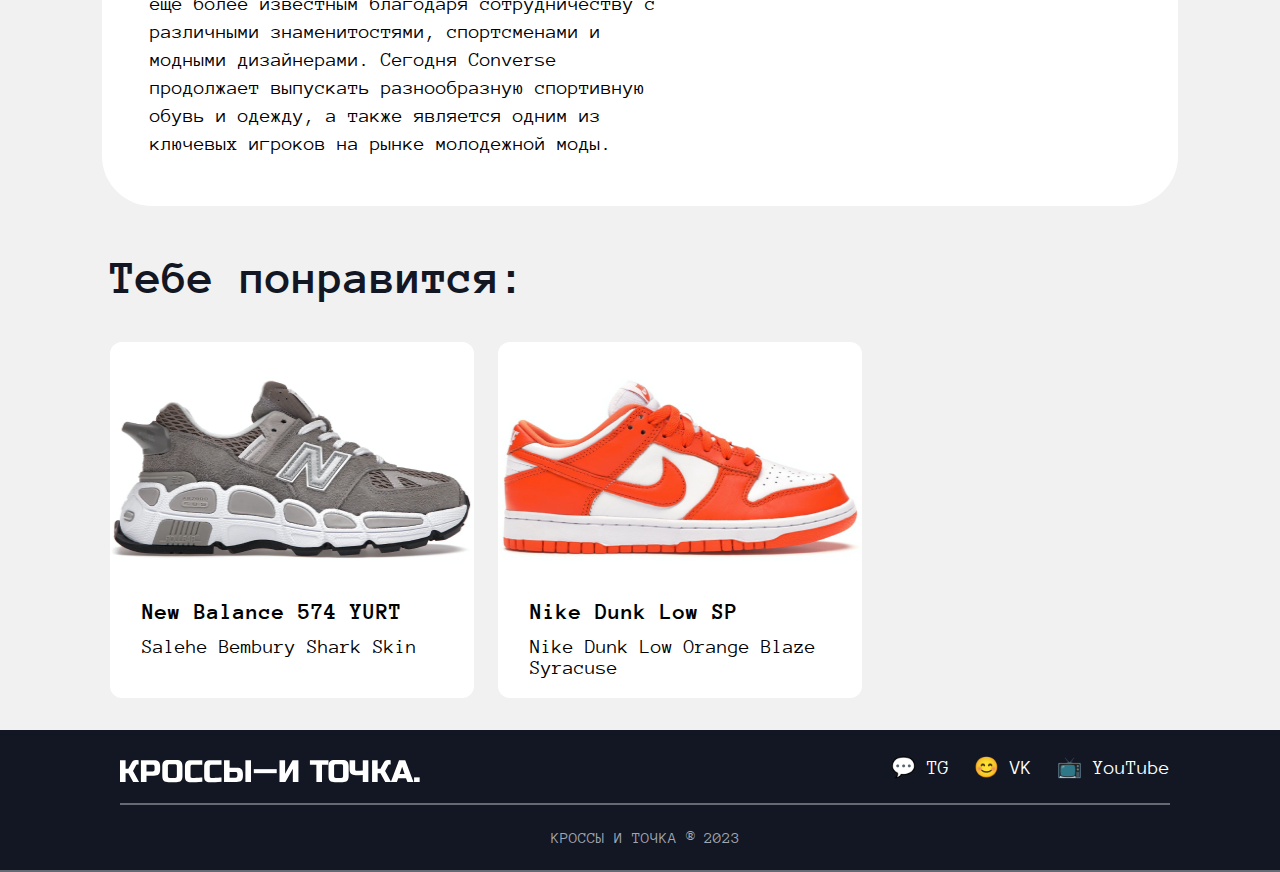
<file: Sneakers-pages/Converse Chuck 70 High.html>
<!DOCTYPE html>
<html lang="ru">

<head>
    <meta charset="UTF-8">
    <meta name="viewport" content="width=device-width, initial-scale=1.0">
    <title>Кроссы — и точка</title>
    <link rel="stylesheet" href="./Styles__pages.css">
</head>

<body class="body">
    <header class="header">
        <nav class="header__nav">
            <div class="header__logo">
                <a href="../index.html">
                    <img class="header__logo__img" src='../logo_header.svg'>
                </a>
            </div>
            <div class="header__links">
                <ul>
                    <li class="header__links__TG">
                        <a href="https://t.me">
                            💬 TG
                        </a>
                    </li>
                    <li class="header__links__VK">
                        <a href="https://vk.com">
                            😊 VK
                        </a>
                    </li>
                    <li>
                        <a href="https://YouTube.com">
                            📺 YouTube
                        </a>
                    </li>
                </ul>
            </div>
        </nav>
    </header>

    <main class="main">
        <div class="main__card">
            <div>
                <img class="main__card__img" src="../Sneakers-pages/Sneakers__big.png/Convers Chuck 70 Hihg.png"
                    alt="Sneaker__big">
            </div>
            <span class="main__card__info">
                <h1 class="main__card__info main__card__info__title">
                    Converse Chuck 70 High
                </h1>
                <h2 class="main__card__info main__card__info__subtitle">
                    Comme des Garcons PLAY Black
                </h2>
                <span class="main__card__info main__card__info__desc">
                    <p class="main__card__info main__card__info__text">
                        История компании Converse началась в 1908 году, когда Маркус Миллс Конверс основал в Малдене,
                        Массачусетс, обувную фабрику. Изначально компания специализировалась на выпуске рабочей обуви,
                        особенно для шахтеров и строителей. В 1917 году компания была переименована в “Converse Rubber
                        Shoe Company”, поскольку основной акцент был сделан на производство обуви из резины.<br><br>

                        В 1921 году Converse представила свою первую баскетбольную обувь, которая быстро стала
                        популярной среди игроков. Это привело к тому, что в 1936 году компания решила сосредоточиться на
                        производстве спортивной обуви. В последующие годы бренд стал ассоциироваться с баскетболом и
                        стал одним из самых узнаваемых в мире спорта.<br><br>

                        В 1986 году Converse объединилась с компанией Nike, чтобы расширить свой рынок и улучшить свои
                        продукты. С тех пор, бренд Converse стал еще более известным благодаря сотрудничеству с
                        различными знаменитостями, спортсменами и модными дизайнерами. Сегодня Converse продолжает
                        выпускать разнообразную спортивную обувь и одежду, а также является одним из ключевых игроков на
                        рынке молодежной моды.
                    </p>
                    <span class="main__card__info__desc__parameters">
                        <span>
                            <ul class="main__card__info__desc__parameters__info">
                                <h3 class="main__card__info__desc__parameters__header">
                                    О кроссах
                                </h3>
                                <span class="date">

                                    <p>
                                        Дата выхода
                                    </p>
                                    <p>
                                        11/06/2022
                                    </p>
                                </span>
                                <span class="price">
                                    <p>
                                        Розничная цена
                                    </p>
                                    <p>
                                        145€
                                    </p>
                                </span>
                                <span class="materials">
                                    <p>
                                        Материалы
                                    </p>
                                    <p>
                                        Текстиль 100%, резина
                                    </p>
                                </span>
                            </ul>
                        </span>
                    </span>
                </span>
            </span>
        </div>
    </main>

    <div class="similar">
        <span class="similar__title">
            <h2>Тебе понравится:</h2>
        </span>
        <div class="similar__cards">
            <div class="card card__6">
                <a href="../Sneakers-pages/New-Balance-574-YURT.html">
                    <img alt="New Balance 574 YURT" src="../Sneakers.png/New Balance 574 YURT.png"
                        class="card__img card__img6" />
                    <div class="card__info card__info__6">
                        <h3 class="card__title">New Balance 574 YURT</h3>
                        <p class="card__text">Salehe Bembury Shark Skin</p>
                    </div>
                </a>
            </div>
            <div class="card card__7">
                <a href="Sneakers-pages/Nike-Dunk-Low-SP.html">
                    <img alt="Nike Dunk Low SP" src="../Sneakers.png/Nike Dunk Low SP.png"
                        class="card__img card__img7" />
                    <div class="card__info card__info__7">
                        <h3 class="card__title">Nike Dunk Low SP</h3>
                        <p class="card__text">Nike Dunk Low Orange Blaze Syracuse</p>
                    </div>
                </a>
            </div>
        </div>
    </div>

    <footer class="footer">
        <nav class="footer__nav">
            <div class="footer__logo">
                <a href="../index.html">
                    <img class="footer__logo__img" src='../logo_footer.svg'>
                </a>
            </div>
            <div class="footer__links">
                <ul>
                    <li class="header__links__TG">
                        <a href="https://t.me">
                            💬 TG
                        </a>
                    </li>
                    <li class="header__links__VK">
                        <a href="https://vk.com">
                            😊 VK
                        </a>
                    </li>
                    <li>
                        <a href="https://YouTube.com">
                            📺 YouTube
                        </a>
                    </li>
                </ul>
            </div>
        </nav>
        <div class="under__footer">
            <p>
                КРОССЫ И ТОЧКА ® 2023
            </p>
        </div>
    </footer>
</body>

</html>
</file>
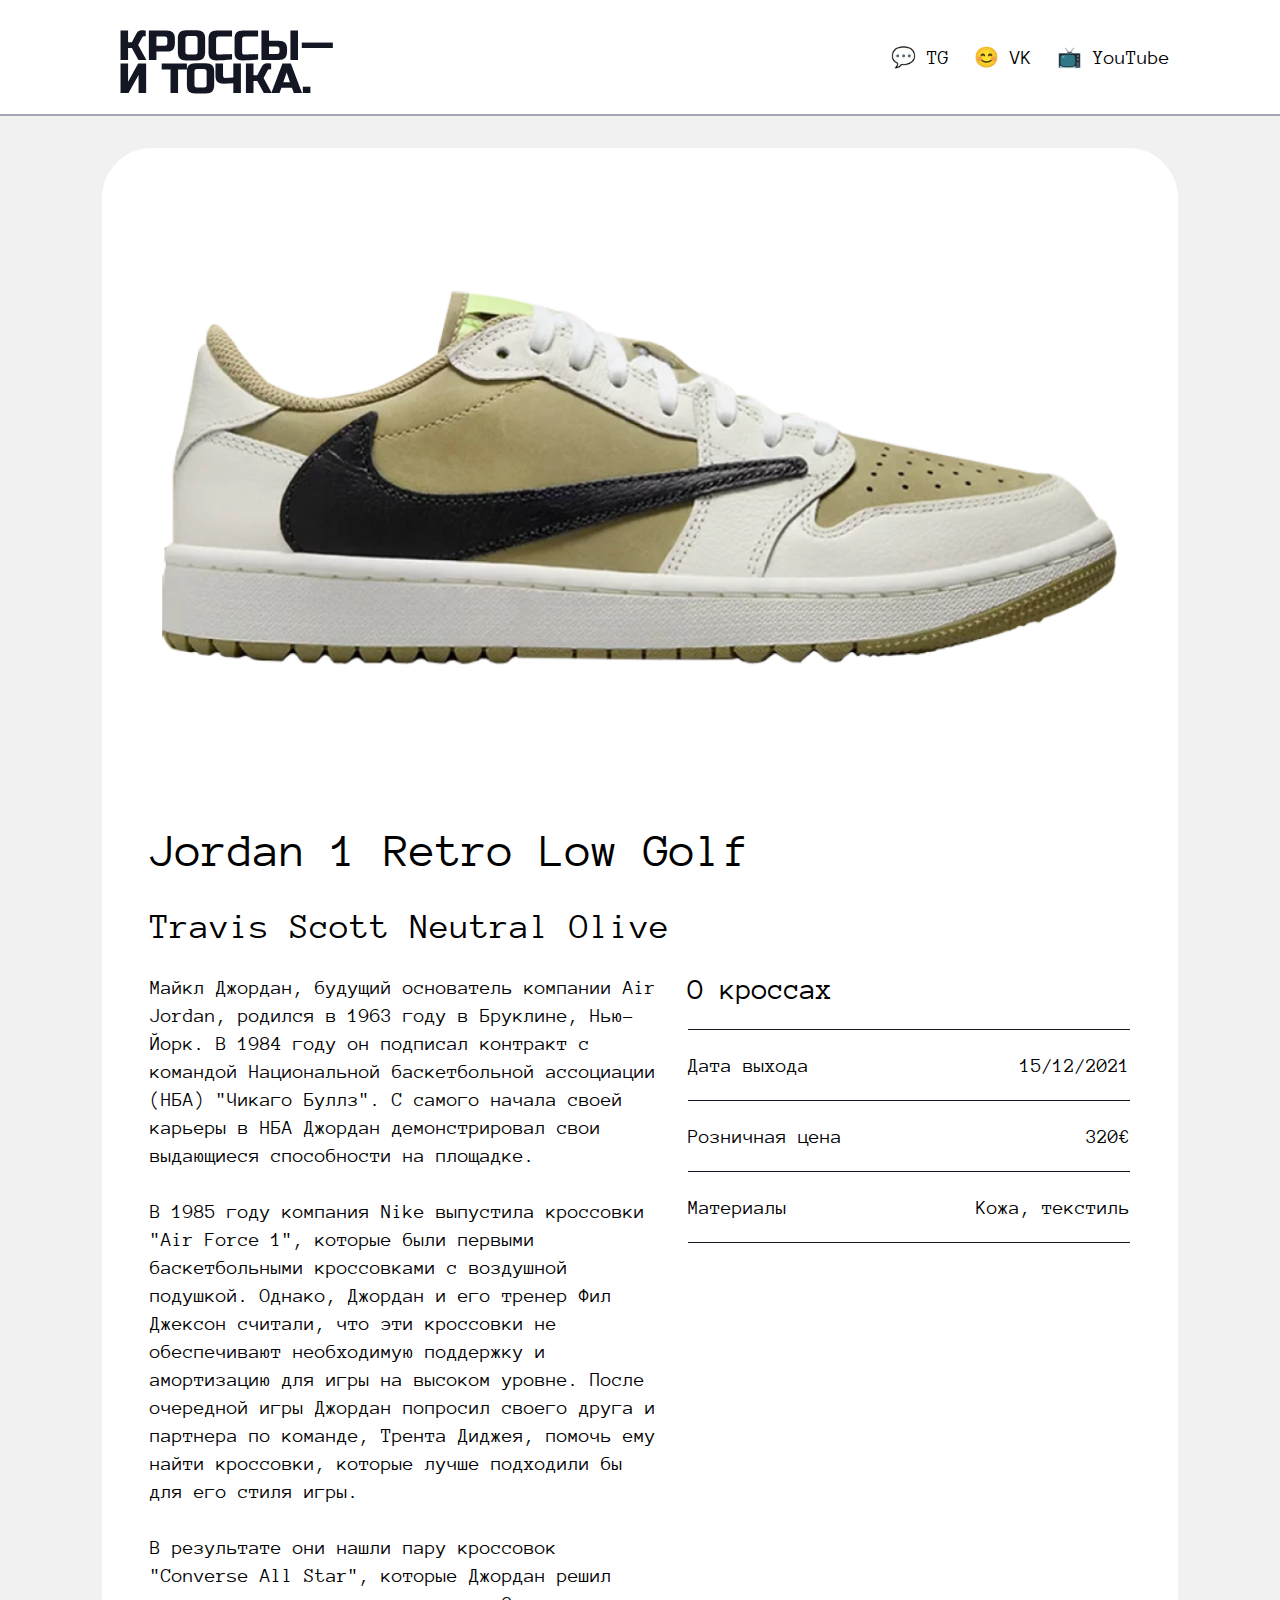
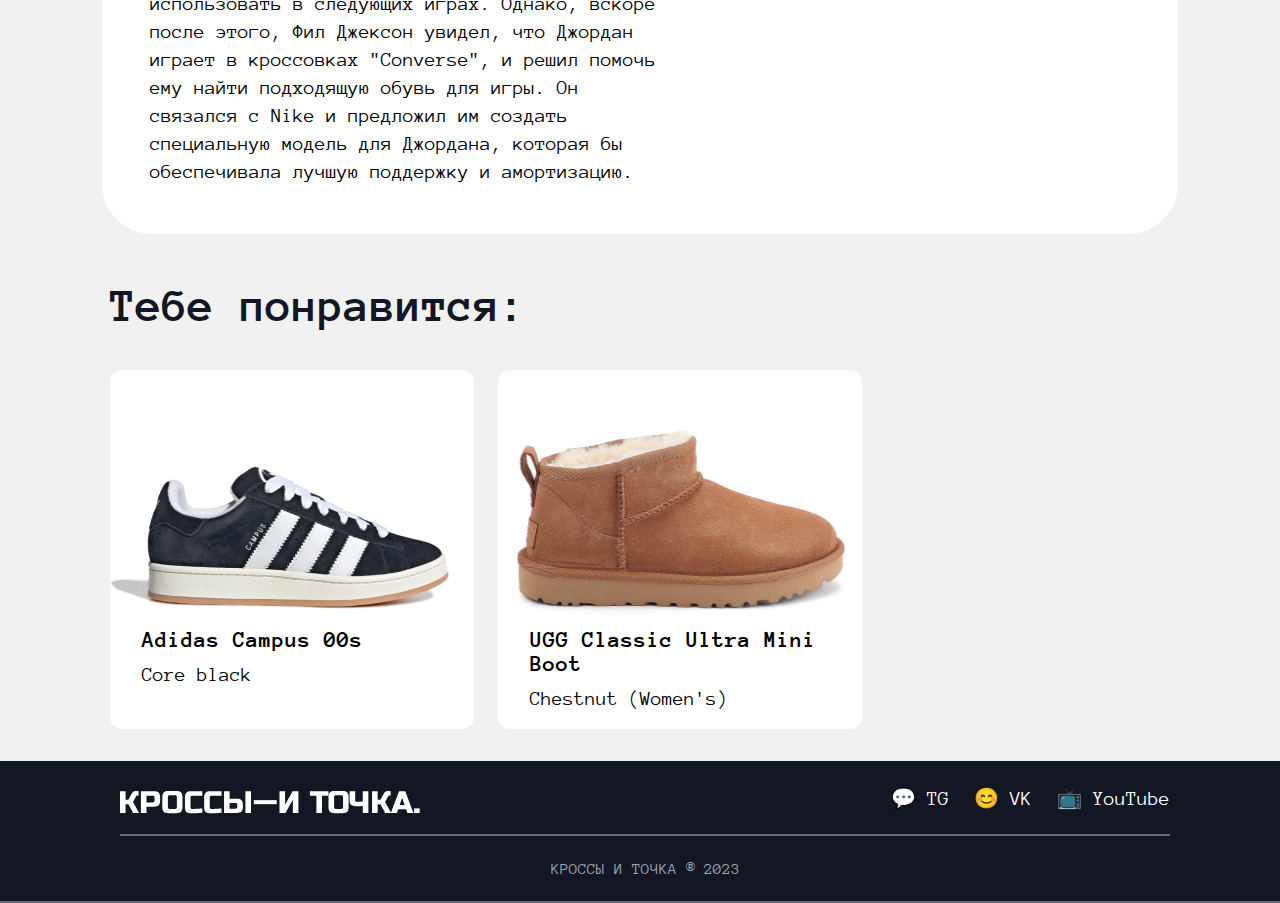
<file: Sneakers-pages/Jordan 1 Retro Low Golf.html>
<!DOCTYPE html>
<html lang="ru">

<head>
    <meta charset="UTF-8">
    <meta name="viewport" content="width=device-width, initial-scale=1.0">
    <title>Кроссы — и точка</title>
    <link rel="stylesheet" href="./Styles__pages.css">
</head>

<body class="body">
    <header class="header">
        <nav class="header__nav">
            <div class="header__logo">
                <a href="../index.html">
                    <img class="header__logo__img" src='../logo_header.svg'>
                </a>
            </div>
            <div class="header__links">
                <ul>
                    <li class="header__links__TG">
                        <a href="https://t.me">
                            💬 TG
                        </a>
                    </li>
                    <li class="header__links__VK">
                        <a href="https://vk.com">
                            😊 VK
                        </a>
                    </li>
                    <li>
                        <a href="https://YouTube.com">
                            📺 YouTube
                        </a>
                    </li>
                </ul>
            </div>
        </nav>
    </header>

    <main class="main">
        <div class="main__card">
            <div>
                <img class="main__card__img" src="../Sneakers-pages/Sneakers__big.png/Jordan 1 Retro Low Golf.png"
                    alt="Sneaker__big">
            </div>
            <span class="main__card__info">
                <h1 class="main__card__info main__card__info__title">
                    Jordan 1 Retro Low Golf
                </h1>
                <h2 class="main__card__info main__card__info__subtitle">
                    Travis Scott Neutral Olive
                </h2>
                <span class="main__card__info main__card__info__desc">
                    <p class="main__card__info main__card__info__text">
                        Майкл Джордан, будущий основатель компании Air Jordan, родился в 1963 году в Бруклине, Нью-Йорк.
                        В 1984 году он подписал контракт с командой Национальной баскетбольной ассоциации (НБА) "Чикаго
                        Буллз". С самого начала своей карьеры в НБА Джордан демонстрировал свои выдающиеся способности
                        на площадке.<br><br>

                        В 1985 году компания Nike выпустила кроссовки "Air Force 1", которые были первыми баскетбольными
                        кроссовками с воздушной подушкой. Однако, Джордан и его тренер Фил Джексон считали, что эти
                        кроссовки не обеспечивают необходимую поддержку и амортизацию для игры на высоком уровне.
                        После очередной игры Джордан попросил своего друга и партнера по команде, Трента Диджея, помочь
                        ему найти кроссовки, которые лучше подходили бы для его стиля игры.<br><br>

                        В результате они нашли пару кроссовок "Converse All Star", которые Джордан решил использовать в
                        следующих играх.
                        Однако, вскоре после этого, Фил Джексон увидел, что Джордан играет в кроссовках "Converse", и
                        решил помочь ему найти подходящую обувь для игры. Он связался с Nike и предложил им создать
                        специальную модель для Джордана, которая бы обеспечивала лучшую поддержку и амортизацию.
                    </p>
                    <span class="main__card__info__desc__parameters">
                        <span>
                            <ul class="main__card__info__desc__parameters__info">
                                <h3 class="main__card__info__desc__parameters__header">
                                    О кроссах
                                </h3>
                                <span class="date">

                                    <p>
                                        Дата выхода
                                    </p>
                                    <p>
                                        15/12/2021
                                    </p>
                                </span>
                                <span class="price">
                                    <p>
                                        Розничная цена
                                    </p>
                                    <p>
                                        320€
                                    </p>
                                </span>
                                <span class="materials">
                                    <p>
                                        Материалы
                                    </p>
                                    <p>
                                        Кожа, текстиль
                                    </p>
                                </span>
                            </ul>
                        </span>
                    </span>
                </span>
            </span>
        </div>
    </main>

    <div class="similar">
        <span class="similar__title">
            <h2>Тебе понравится:</h2>
        </span>
        <div class="similar__cards">
            <div class="card card__4">
                <a href="../Sneakers-pages/Adidas Campus 00s.html">
                    <img alt="Adidas Campus 00s" src="../Sneakers.png/adidas Campus 00s.png"
                        class="card__img card__img4" />
                    <div class="card__info card__info__4">
                        <h3 class="card__title">Adidas Campus 00s</h3>
                        <p class="card__text">Core black</p>
                    </div>
                </a>
            </div>
            <div class="card card__7">
                <a href="../Sneakers-pages/UGG Classic Ultra Mini Boot.html">
                    <img alt="Nike Dunk Low SP" src="../Sneakers.png/UGG Classic Ultra Mini Boot.png"
                        class="card__img card__img7" />
                    <div class="card__info card__info__7">
                        <h3 class="card__title">UGG Classic Ultra Mini Boot</h3>
                        <p class="card__text">Chestnut (Women's)</p>
                    </div>
                </a>
            </div>
        </div>
    </div>

    <footer class="footer">
        <nav class="footer__nav">
            <div class="footer__logo">
                <a href="../index.html">
                    <img class="footer__logo__img" src='../logo_footer.svg'>
                </a>
            </div>
            <div class="footer__links">
                <ul>
                    <li class="header__links__TG">
                        <a href="https://t.me">
                            💬 TG
                        </a>
                    </li>
                    <li class="header__links__VK">
                        <a href="https://vk.com">
                            😊 VK
                        </a>
                    </li>
                    <li>
                        <a href="https://YouTube.com">
                            📺 YouTube
                        </a>
                    </li>
                </ul>
            </div>
        </nav>
        <div class="under__footer">
            <p>
                КРОССЫ И ТОЧКА ® 2023
            </p>
        </div>
    </footer>
</body>

</html>
</file>
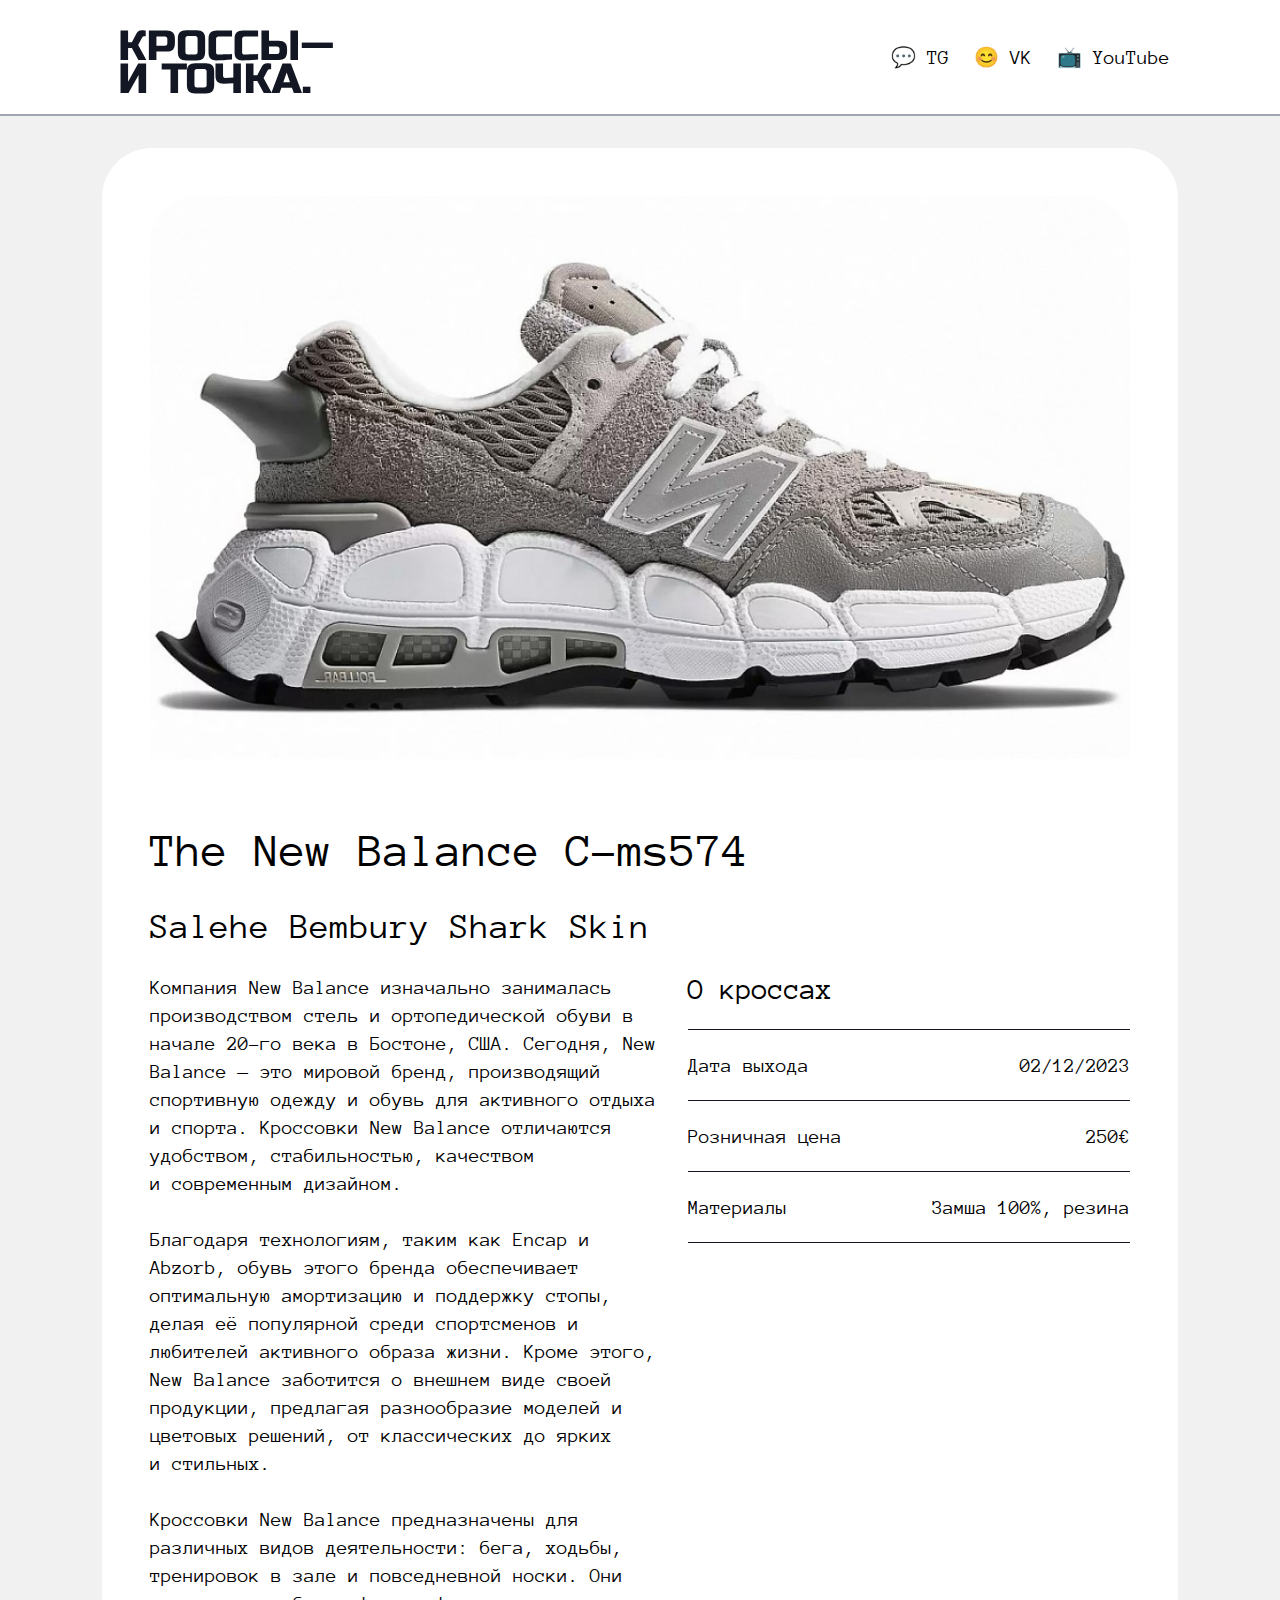
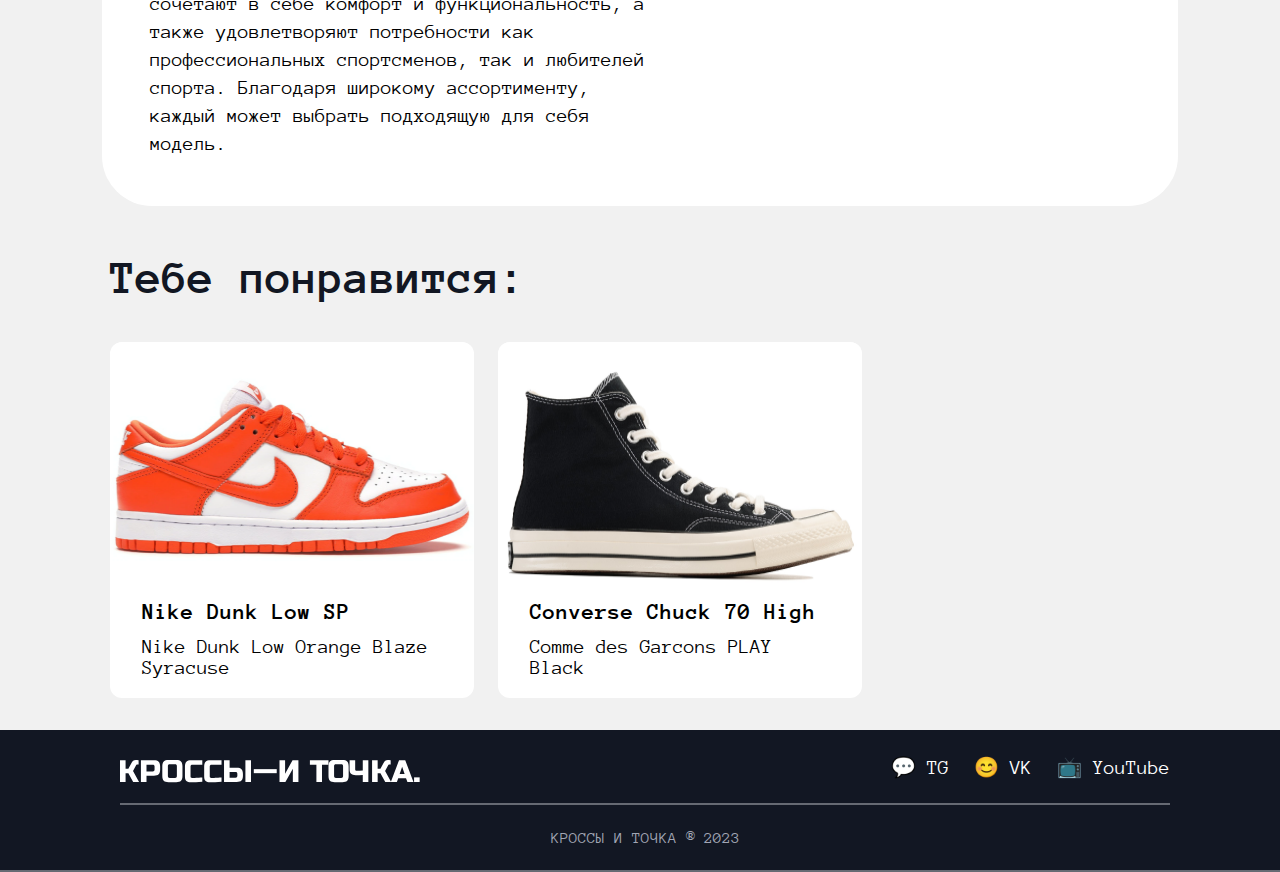
<file: Sneakers-pages/New-Balance-574-YURT.html>
<!DOCTYPE html>
<html lang="ru">

<head>
    <meta charset="UTF-8">
    <meta name="viewport" content="width=device-width, initial-scale=1.0">
    <title>Кроссы — и точка</title>
    <link rel="stylesheet" href="./Styles__pages.css">
</head>

<body class="body">
    <header class="header">
        <nav class="header__nav">
            <div class="header__logo">
                <a href="../index.html">
                    <img class="header__logo__img" src='../logo_header.svg'>
                </a>
            </div>
            <div class="header__links">
                <ul>
                    <li class="header__links__TG">
                        <a href="https://t.me">
                            💬 TG
                        </a>
                    </li>
                    <li class="header__links__VK">
                        <a href="https://vk.com">
                            😊 VK
                        </a>
                    </li>
                    <li>
                        <a href="https://YouTube.com">
                            📺 YouTube
                        </a>
                    </li>
                </ul>
            </div>
        </nav>
    </header>

    <main class="main">
        <div class="main__card">
            <div>
                <img class="main__card__img" src="../Sneakers-pages/Sneakers__big.png/The New Balance 574.png"
                    alt="Sneaker__big">
            </div>
            <span class="main__card__info">
                <h1 class="main__card__info main__card__info__title">
                    The New Balance C-ms574
                </h1>
                <h2 class="main__card__info main__card__info__subtitle">
                    Salehe Bembury Shark Skin
                </h2>
                <span class="main__card__info main__card__info__desc">
                    <p class="main__card__info main__card__info__text">
                        Компания New Balance изначально занималась производством стель и ортопедической обуви в начале
                        20-го века в Бостоне, США. Сегодня, New Balance — это мировой бренд, производящий спортивную
                        одежду и обувь для активного отдыха и спорта. Кроссовки New Balance отличаются удобством,
                        стабильностью, качеством и современным дизайном.<br><br>

                        Благодаря технологиям, таким как Encap и Abzorb, обувь этого бренда обеспечивает оптимальную
                        амортизацию и поддержку стопы, делая её популярной среди спортсменов и любителей активного
                        образа жизни. Кроме этого, New Balance заботится о внешнем виде своей продукции, предлагая
                        разнообразие моделей и цветовых решений, от классических до ярких и стильных.<br><br>

                        Кроссовки New Balance предназначены для различных видов деятельности: бега, ходьбы, тренировок в
                        зале и повседневной носки. Они сочетают в себе комфорт и функциональность, а также удовлетворяют
                        потребности как профессиональных спортсменов, так и любителей спорта. Благодаря широкому
                        ассортименту, каждый может выбрать подходящую для себя модель.
                    </p>
                    <span class="main__card__info__desc__parameters">
                        <span>
                            <ul class="main__card__info__desc__parameters__info">
                                <h3 class="main__card__info__desc__parameters__header">
                                    О кроссах
                                </h3>
                                <span class="date">

                                    <p>
                                        Дата выхода
                                    </p>
                                    <p>
                                        02/12/2023
                                    </p>
                                </span>
                                <span class="price">
                                    <p>
                                        Розничная цена
                                    </p>
                                    <p>
                                        250€
                                    </p>
                                </span>
                                <span class="materials">
                                    <p>
                                        Материалы
                                    </p>
                                    <p>
                                        Замша 100%, резина
                                    </p>
                                </span>
                            </ul>
                        </span>
                    </span>
                </span>
            </span>
        </div>
    </main>

    <div class="similar">
        <span class="similar__title">
            <h2>Тебе понравится:</h2>
        </span>
        <div class="similar__cards">
            <div class="card card__7">
                <a href="../Sneakers-pages/Nike-Dunk-Low-SP.html">
                    <img alt="Nike Dunk Low SP" src="../Sneakers.png/Nike Dunk Low SP.png"
                        class="card__img card__img7" />
                    <div class="card__info card__info__7">
                        <h3 class="card__title">Nike Dunk Low SP</h3>
                        <p class="card__text">Nike Dunk Low Orange Blaze Syracuse</p>
                    </div>
                </a>
            </div>
            <div class="similar__card card card__4">
                <a href="../Sneakers-pages/Converse Chuck 70 High.html">
                    <img alt="Converse Chuck Taylor All Star 70 Hi" src="../Sneakers.png/Converse Chuck 70 High.png "
                        class="card__img card__img4">
                    <div class="card__info card__info__4">
                        <h3 class="card__title">Converse Chuck 70 High</h3>
                        <p class="card__text">Comme des Garcons PLAY Black</p>
                    </div>
                </a>
            </div>
        </div>
    </div>

    <footer class="footer">
        <nav class="footer__nav">
            <div class="footer__logo">
                <a href="../index.html">
                    <img class="footer__logo__img" src='../logo_footer.svg'>
                </a>
            </div>
            <div class="footer__links">
                <ul>
                    <li class="header__links__TG">
                        <a href="https://t.me">
                            💬 TG
                        </a>
                    </li>
                    <li class="header__links__VK">
                        <a href="https://vk.com">
                            😊 VK
                        </a>
                    </li>
                    <li>
                        <a href="https://YouTube.com">
                            📺 YouTube
                        </a>
                    </li>
                </ul>
            </div>
        </nav>
        <div class="under__footer">
            <p>
                КРОССЫ И ТОЧКА ® 2023
            </p>
        </div>
    </footer>
</body>

</html>
</file>
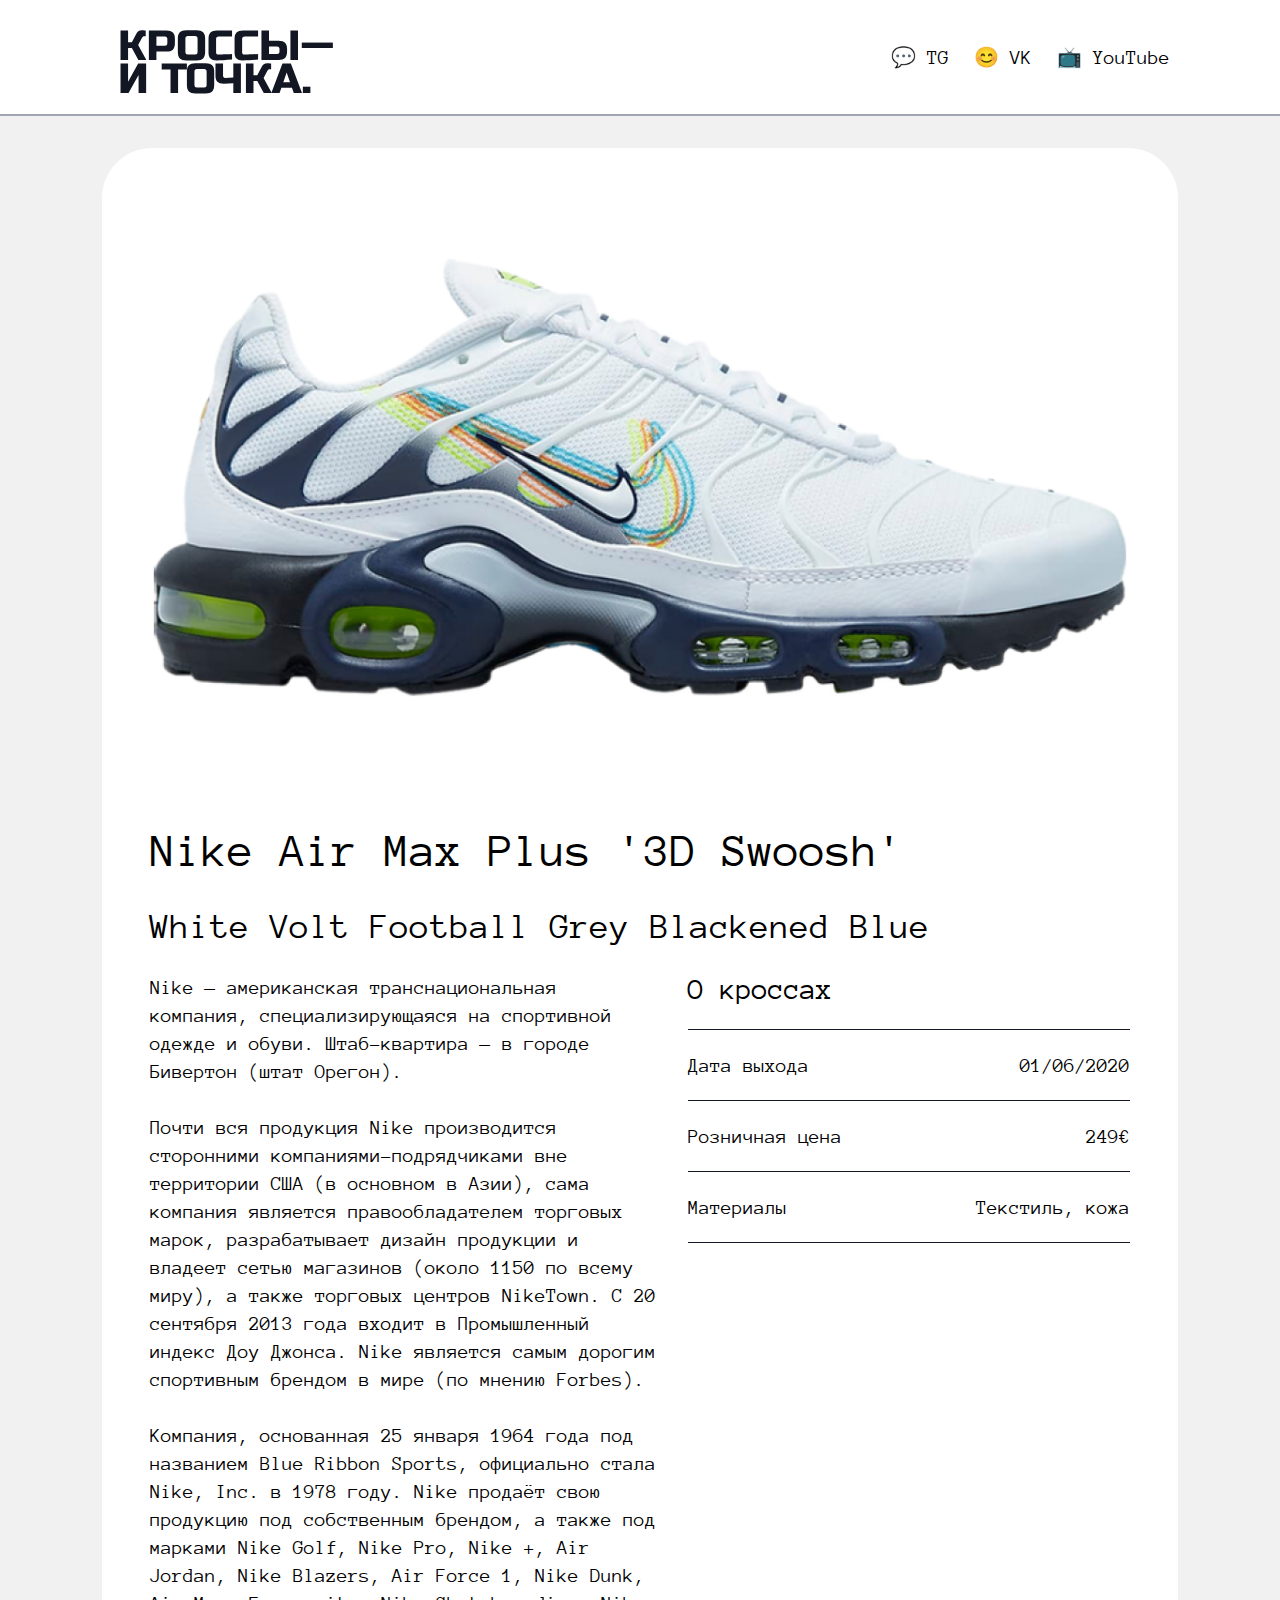
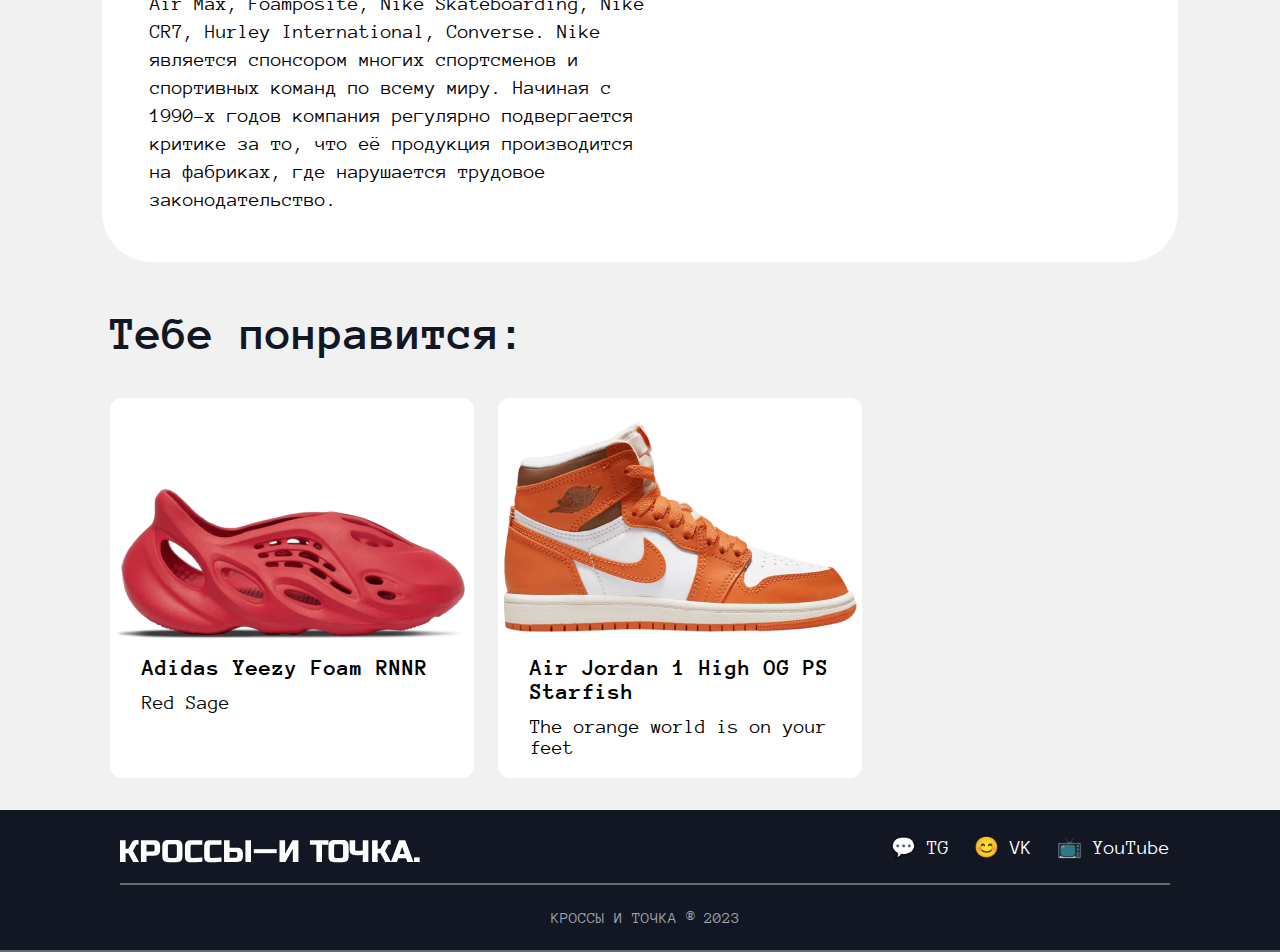
<file: Sneakers-pages/Nike Air Max Plus '3D Swoosh'.html>
<!DOCTYPE html>
<html lang="ru">

<head>
    <meta charset="UTF-8">
    <meta name="viewport" content="width=device-width, initial-scale=1.0">
    <title>Кроссы — и точка</title>
    <link rel="stylesheet" href="./Styles__pages.css">
</head>

<body class="body">
    <header class="header">
        <nav class="header__nav">
            <div class="header__logo">
                <a href="../index.html">
                    <img class="header__logo__img" src='../logo_header.svg'>
                </a>
            </div>
            <div class="header__links">
                <ul>
                    <li class="header__links__TG">
                        <a href="https://t.me">
                            💬 TG
                        </a>
                    </li>
                    <li class="header__links__VK">
                        <a href="https://vk.com">
                            😊 VK
                        </a>
                    </li>
                    <li>
                        <a href="https://YouTube.com">
                            📺 YouTube
                        </a>
                    </li>
                </ul>
            </div>
        </nav>
    </header>

    <main class="main">
        <div class="main__card">
            <div>
                <img class="main__card__img" src="../Sneakers-pages/Sneakers__big.png/Nike Air Max Plus '3D Swoosh'.png"
                    alt="Sneaker__big">
            </div>
            <span class="main__card__info">
                <h1 class="main__card__info main__card__info__title">
                    Nike Air Max Plus '3D Swoosh'
                </h1>
                <h2 class="main__card__info main__card__info__subtitle">
                    White Volt Football Grey Blackened Blue
                </h2>
                <span class="main__card__info main__card__info__desc">
                    <p class="main__card__info main__card__info__text">
                        Nike — американская транснациональная компания, специализирующаяся на спортивной одежде и обуви.
                        Штаб-квартира — в городе Бивертон (штат Орегон).<br><br>

                        Почти вся продукция Nike производится сторонними компаниями-подрядчиками вне территории США (в
                        основном в Азии), сама компания является правообладателем торговых марок, разрабатывает дизайн
                        продукции и владеет сетью магазинов (около 1150 по всему миру), а также торговых центров
                        NikeTown. С 20 сентября 2013 года входит в Промышленный индекс Доу Джонса. Nike является самым
                        дорогим спортивным брендом в мире (по мнению Forbes).<br><br>

                        Компания, основанная 25 января 1964 года под названием Blue Ribbon Sports, официально стала
                        Nike, Inc. в 1978 году. Nike продаёт свою продукцию под собственным брендом, а также под марками
                        Nike Golf, Nike Pro, Nike +, Air Jordan, Nike Blazers, Air Force 1, Nike Dunk, Air Max,
                        Foamposite, Nike Skateboarding, Nike CR7, Hurley International, Converse. Nike является
                        спонсором многих спортсменов и спортивных команд по всему миру. Начиная с 1990-х годов компания
                        регулярно подвергается критике за то, что её продукция производится на фабриках, где нарушается
                        трудовое законодательство.
                    </p>
                    <span class="main__card__info__desc__parameters">
                        <span>
                            <ul class="main__card__info__desc__parameters__info">
                                <h3 class="main__card__info__desc__parameters__header">
                                    О кроссах
                                </h3>
                                <span class="date">

                                    <p>
                                        Дата выхода
                                    </p>
                                    <p>
                                        01/06/2020
                                    </p>
                                </span>
                                <span class="price">
                                    <p>
                                        Розничная цена
                                    </p>
                                    <p>
                                        249€
                                    </p>
                                </span>
                                <span class="materials">
                                    <p>
                                        Материалы
                                    </p>
                                    <p>
                                        Текстиль, кожа
                                    </p>
                                </span>
                            </ul>
                        </span>
                    </span>
                </span>
            </span>
        </div>
    </main>

    <div class="similar">
        <span class="similar__title">
            <h2>Тебе понравится:</h2>
        </span>
        <div class="similar__cards">
            <div class="card card__4">
                <a href="../Sneakers-pages/adidas Yeezy Foam RNNR.html">
                    <img alt="Adidas Yeezy Foam RNNR" src="../Sneakers.png/adidas Yeezy Foam RNNR (red).png"
                        class="card__img card__img4" />
                    <div class="card__info card__info__4">
                        <h3 class="card__title">Adidas Yeezy Foam RNNR</h3>
                        <p class="card__text">Red Sage</p>
                    </div>
                </a>
            </div>
            <div class="card card__7">
                <a href="../Sneakers-pages/Air Jordan 1 High OG PS Starfish.html">
                    <img alt="Nike Dunk Low SP" src="../Sneakers.png/Air Jordan 1 High OG PS Starfish.png"
                        class="card__img card__img7" />
                    <div class="card__info card__info__7">
                        <h3 class="card__title">Air Jordan 1 High OG PS Starfish</h3>
                        <p class="card__text">The orange world is on your feet</p>
                    </div>
                </a>
            </div>
        </div>
    </div>

    <footer class="footer">
        <nav class="footer__nav">
            <div class="footer__logo">
                <a href="../index.html">
                    <img class="footer__logo__img" src='../logo_footer.svg'>
                </a>
            </div>
            <div class="footer__links">
                <ul>
                    <li class="header__links__TG">
                        <a href="https://t.me">
                            💬 TG
                        </a>
                    </li>
                    <li class="header__links__VK">
                        <a href="https://vk.com">
                            😊 VK
                        </a>
                    </li>
                    <li>
                        <a href="https://YouTube.com">
                            📺 YouTube
                        </a>
                    </li>
                </ul>
            </div>
        </nav>
        <div class="under__footer">
            <p>
                КРОССЫ И ТОЧКА ® 2023
            </p>
        </div>
    </footer>
</body>

</html>
</file>
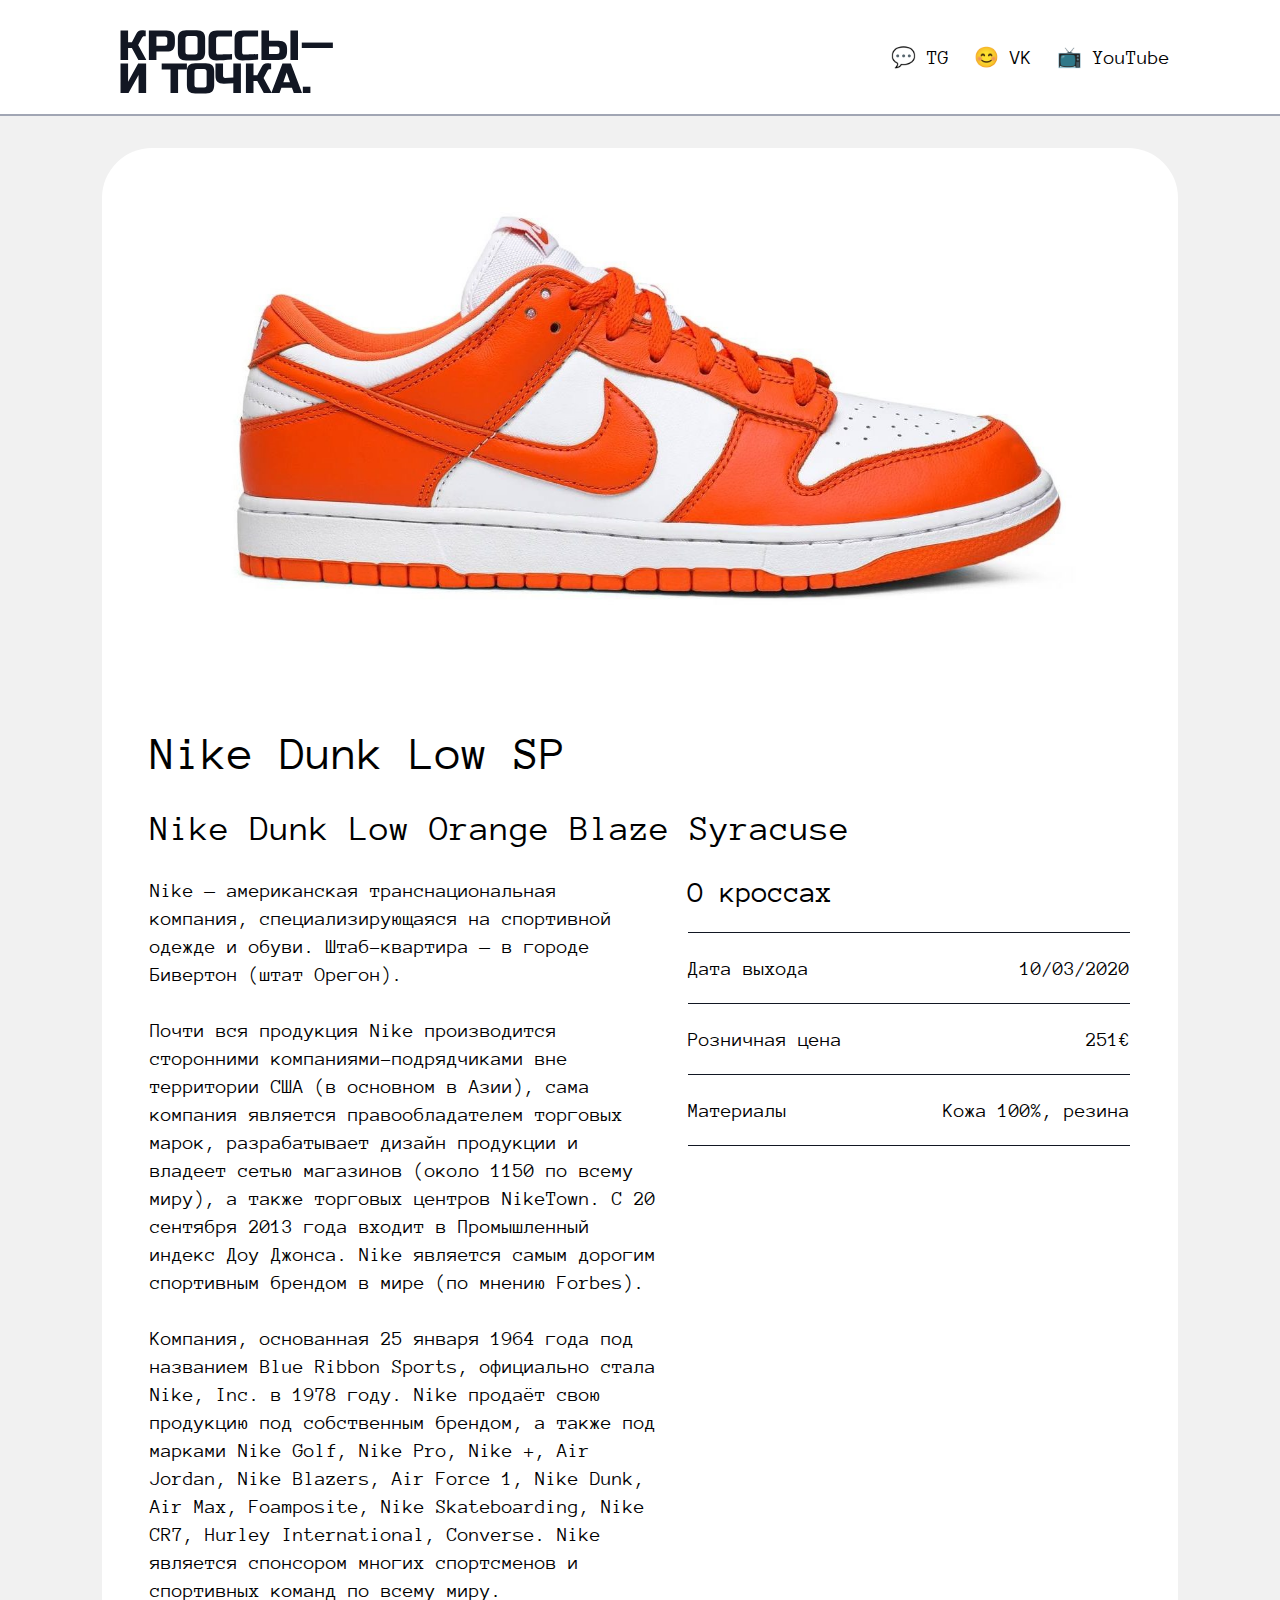
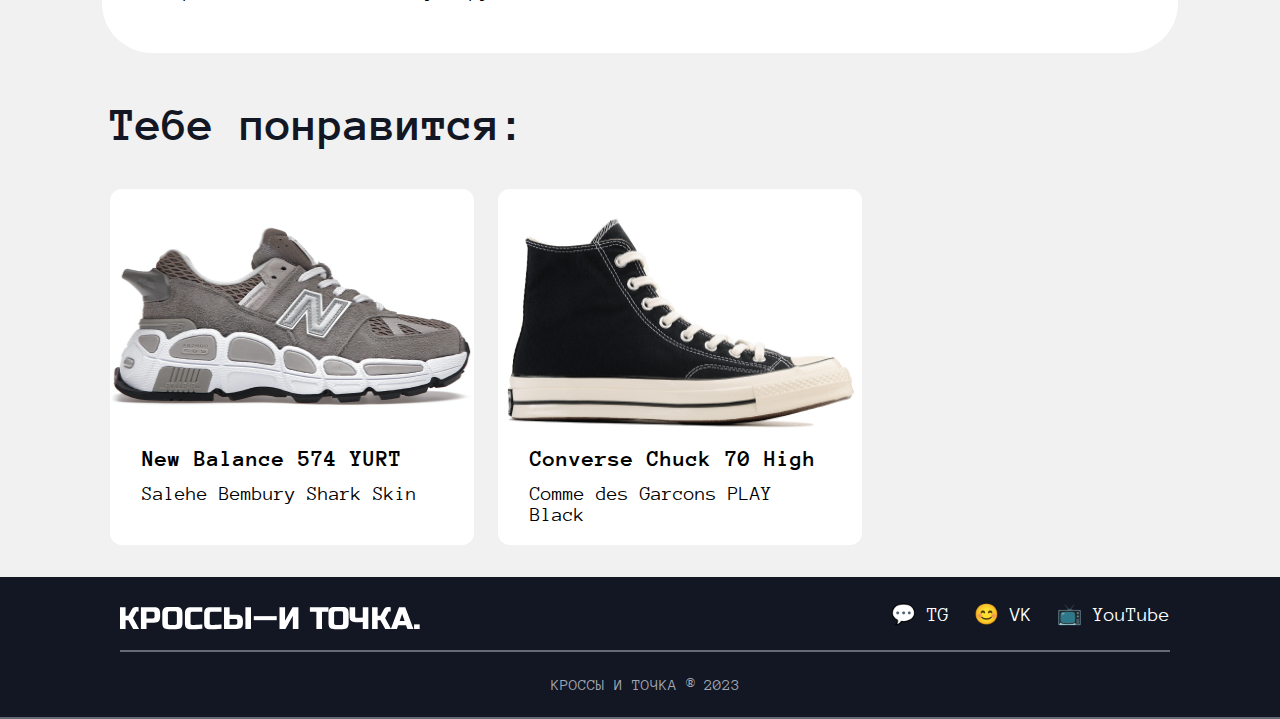
<file: Sneakers-pages/Nike-Dunk-Low-SP.html>
<!DOCTYPE html>
<html lang="ru">

<head>
    <meta charset="UTF-8">
    <meta name="viewport" content="width=device-width, initial-scale=1.0">
    <title>Кроссы — и точка</title>
    <link rel="stylesheet" href="./Styles__pages.css">
</head>

<body class="body">
    <header class="header">
        <nav class="header__nav">
            <div class="header__logo">
                <a href="../index.html">
                    <img class="header__logo__img" src='../logo_header.svg'>
                </a>
            </div>
            <div class="header__links">
                <ul>
                    <li class="header__links__TG">
                        <a href="https://t.me">
                            💬 TG
                        </a>
                    </li>
                    <li class="header__links__VK">
                        <a href="https://vk.com">
                            😊 VK
                        </a>
                    </li>
                    <li>
                        <a href="https://YouTube.com">
                            📺 YouTube
                        </a>
                    </li>
                </ul>
            </div>
        </nav>
    </header>

    <main class="main">
        <div class="main__card">
            <div>
                <img class="main__card__img" src="../Sneakers-pages/Sneakers__big.png/Nike Dunk Low SP.png"
                    alt="Sneaker__big">
            </div>
            <span class="main__card__info">
                <h1 class="main__card__info main__card__info__title">
                    Nike Dunk Low SP
                </h1>
                <h2 class="main__card__info main__card__info__subtitle">
                    Nike Dunk Low Orange Blaze Syracuse
                </h2>
                <span class="main__card__info main__card__info__desc">
                    <p class="main__card__info main__card__info__text">
                        Nike — американская транснациональная компания, специализирующаяся на спортивной одежде и обуви.
                        Штаб-квартира — в городе Бивертон (штат Орегон).<br><br>

                        Почти вся продукция Nike производится сторонними компаниями-подрядчиками вне территории США (в
                        основном в Азии), сама компания является правообладателем торговых марок, разрабатывает дизайн
                        продукции и владеет сетью магазинов (около 1150 по всему миру), а также торговых центров
                        NikeTown. С 20 сентября 2013 года входит в Промышленный индекс Доу Джонса. Nike является самым
                        дорогим спортивным брендом в мире (по мнению Forbes).<br><br>

                        Компания, основанная 25 января 1964 года под названием Blue Ribbon Sports, официально стала
                        Nike, Inc. в 1978 году. Nike продаёт свою продукцию под собственным брендом, а также под марками
                        Nike Golf, Nike Pro, Nike +, Air Jordan, Nike Blazers, Air Force 1, Nike Dunk, Air Max,
                        Foamposite, Nike Skateboarding, Nike CR7, Hurley International, Converse. Nike является
                        спонсором многих спортсменов и спортивных команд по всему миру.
                    </p>
                    <span class="main__card__info__desc__parameters">
                        <span>
                            <ul class="main__card__info__desc__parameters__info">
                                <h3 class="main__card__info__desc__parameters__header">
                                    О кроссах
                                </h3>
                                <span class="date">

                                    <p>
                                        Дата выхода
                                    </p>
                                    <p>
                                        10/03/2020
                                    </p>
                                </span>
                                <span class="price">
                                    <p>
                                        Розничная цена
                                    </p>
                                    <p>
                                        251€
                                    </p>
                                </span>
                                <span class="materials">
                                    <p>
                                        Материалы
                                    </p>
                                    <p>
                                        Кожа 100%, резина
                                    </p>
                                </span>
                            </ul>
                        </span>
                    </span>
                </span>
            </span>
        </div>

    </main>

    <div class="similar">
        <span class="similar__title">
            <h2>Тебе понравится:</h2>
        </span>
        <div class="similar__cards">
            <div class="card card__6">
                <a href="../Sneakers-pages/New-Balance-574-YURT.html">
                    <img alt="New Balance 574 YURT" src="../Sneakers.png/New Balance 574 YURT.png"
                        class="card__img card__img6" />
                    <div class="card__info card__info__6">
                        <h3 class="card__title">New Balance 574 YURT</h3>
                        <p class="card__text">Salehe Bembury Shark Skin</p>
                    </div>
                </a>
            </div>

            <div class="similar__card card card__4">
                <a href="../Sneakers-pages/Converse Chuck 70 High.html">
                    <img alt="Converse Chuck Taylor All Star 70 Hi" src="../Sneakers.png/Converse Chuck 70 High.png "
                        class="card__img card__img4">
                    <div class="card__info card__info__4">
                        <h3 class="card__title">Converse Chuck 70 High</h3>
                        <p class="card__text">Comme des Garcons PLAY Black</p>
                    </div>
                </a>
            </div>
        </div>
    </div>

    <footer class="footer">
        <nav class="footer__nav">
            <div class="footer__logo">
                <a href="../index.html">
                    <img class="footer__logo__img" src='../logo_footer.svg'>
                </a>
            </div>
            <div class="footer__links">
                <ul>
                    <li class="header__links__TG">
                        <a href="https://t.me">
                            💬 TG
                        </a>
                    </li>
                    <li class="header__links__VK">
                        <a href="https://vk.com">
                            😊 VK
                        </a>
                    </li>
                    <li>
                        <a href="https://YouTube.com">
                            📺 YouTube
                        </a>
                    </li>
                </ul>
            </div>
        </nav>
        <div class="under__footer">
            <p>
                КРОССЫ И ТОЧКА ® 2023
            </p>
        </div>
    </footer>
</body>

</html>
</file>
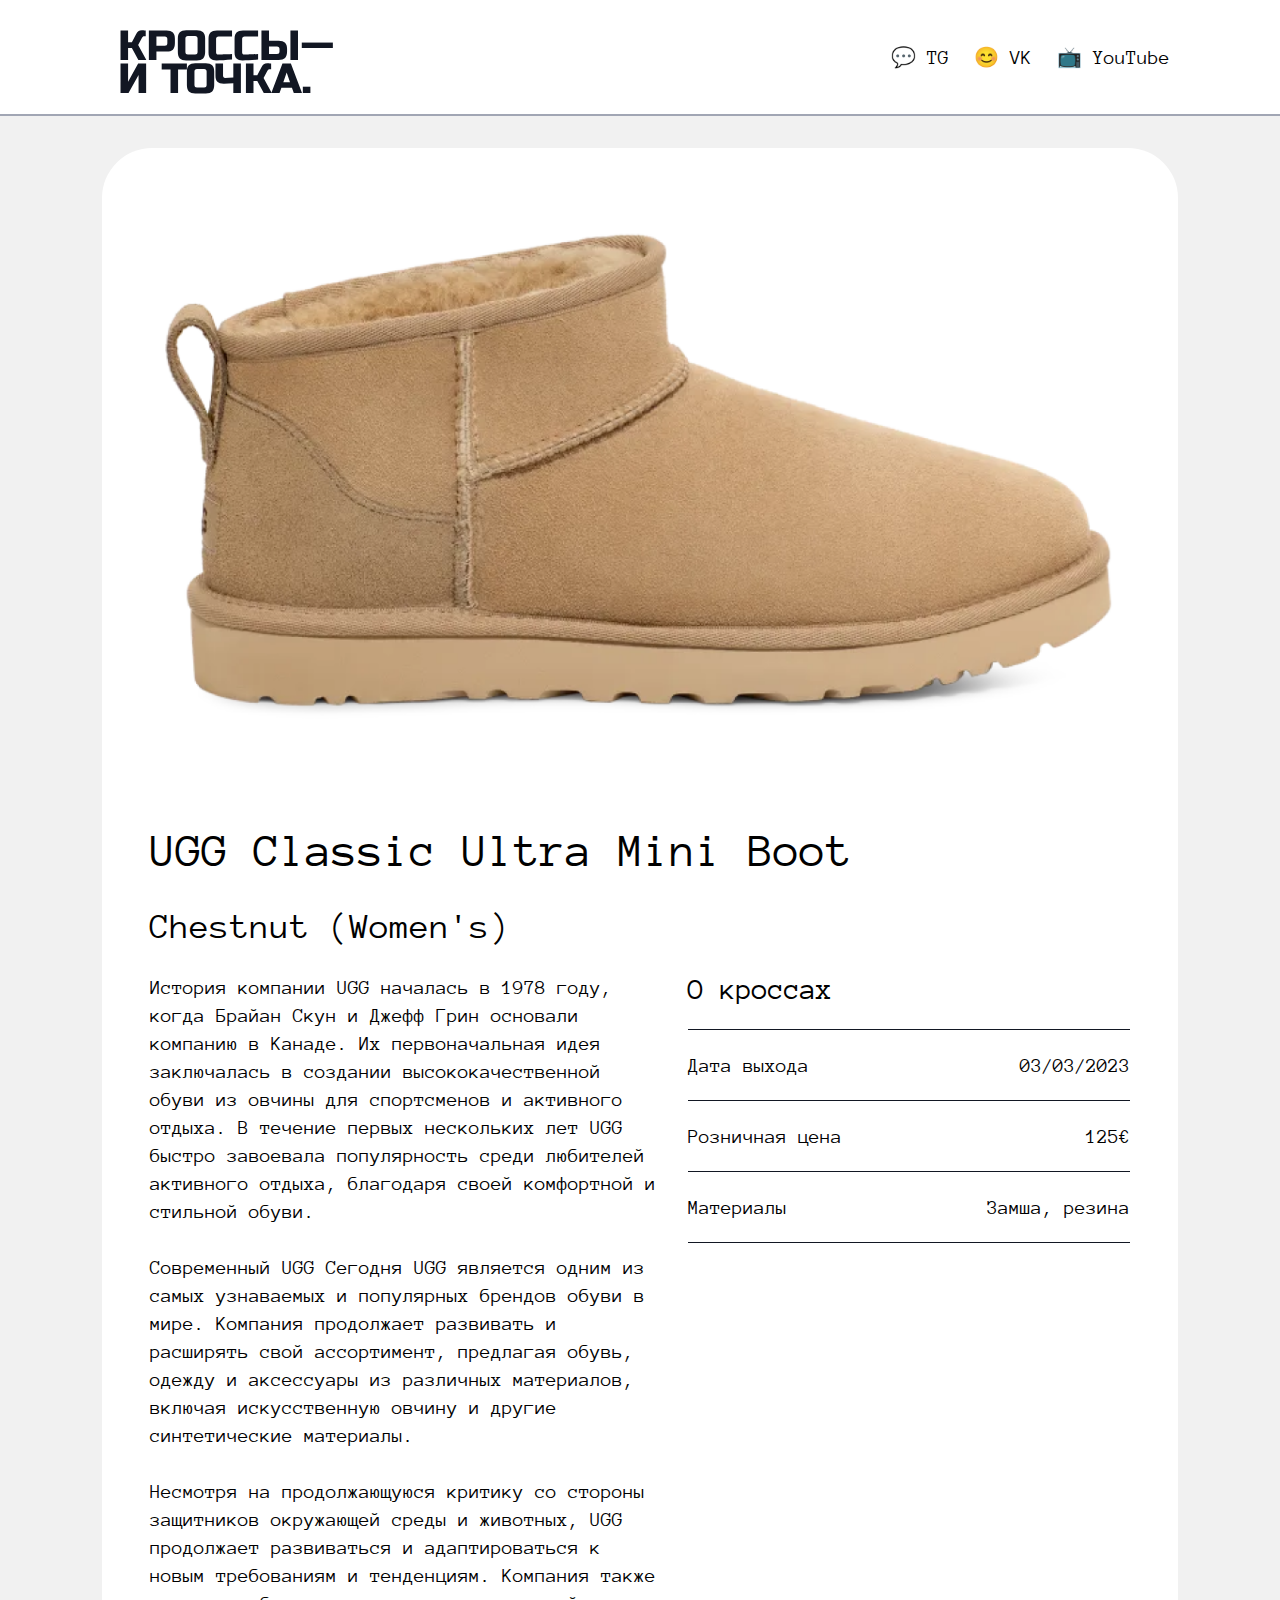
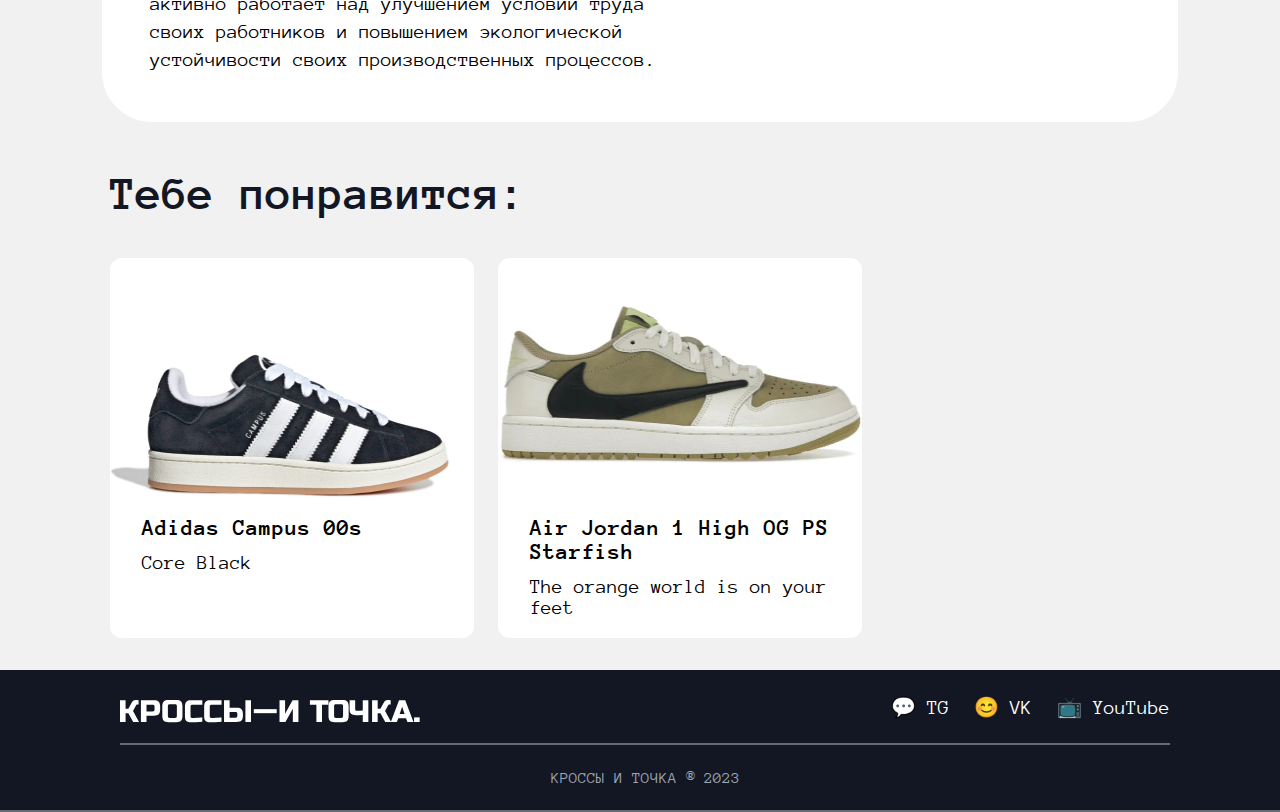
<file: Sneakers-pages/UGG Classic Ultra Mini Boot.html>
<!DOCTYPE html>
<html lang="ru">

<head>
    <meta charset="UTF-8">
    <meta name="viewport" content="width=device-width, initial-scale=1.0">
    <title>Кроссы — и точка</title>
    <link rel="stylesheet" href="./Styles__pages.css">
</head>

<body class="body">
    <header class="header">
        <nav class="header__nav">
            <div class="header__logo">
                <a href="../index.html">
                    <img class="header__logo__img" src='../logo_header.svg'>
                </a>
            </div>
            <div class="header__links">
                <ul>
                    <li class="header__links__TG">
                        <a href="https://t.me">
                            💬 TG
                        </a>
                    </li>
                    <li class="header__links__VK">
                        <a href="https://vk.com">
                            😊 VK
                        </a>
                    </li>
                    <li>
                        <a href="https://YouTube.com">
                            📺 YouTube
                        </a>
                    </li>
                </ul>
            </div>
        </nav>
    </header>

    <main class="main">
        <div class="main__card">
            <div>
                <img class="main__card__img" src="../Sneakers-pages/Sneakers__big.png/UGG Classic Ultra Mini Boot.png"
                    alt="Sneaker__big">
            </div>
            <span class="main__card__info">
                <h1 class="main__card__info main__card__info__title">
                    UGG Classic Ultra Mini Boot
                </h1>
                <h2 class="main__card__info main__card__info__subtitle">
                    Chestnut (Women's)
                </h2>
                <span class="main__card__info main__card__info__desc">
                    <p class="main__card__info main__card__info__text">
                        История компании UGG началась в 1978 году, когда Брайан Скун и Джефф Грин основали компанию в
                        Канаде. Их первоначальная идея заключалась в создании высококачественной обуви из овчины для
                        спортсменов и активного отдыха. В течение первых нескольких лет UGG быстро завоевала
                        популярность среди любителей активного отдыха, благодаря своей комфортной и стильной
                        обуви.<br><br>

                        Современный UGG Сегодня UGG является одним из самых узнаваемых и популярных брендов обуви в
                        мире. Компания продолжает развивать и расширять свой ассортимент, предлагая обувь, одежду и
                        аксессуары из различных материалов, включая искусственную овчину и другие синтетические
                        материалы.<br><br>

                        Несмотря на продолжающуюся критику со стороны защитников окружающей среды и животных, UGG
                        продолжает развиваться и адаптироваться к новым требованиям и тенденциям. Компания также активно
                        работает над улучшением условий труда своих работников и повышением экологической устойчивости
                        своих производственных процессов.
                    </p>
                    <span class="main__card__info__desc__parameters">
                        <span>
                            <ul class="main__card__info__desc__parameters__info">
                                <h3 class="main__card__info__desc__parameters__header">
                                    О кроссах
                                </h3>
                                <span class="date">

                                    <p>
                                        Дата выхода
                                    </p>
                                    <p>
                                        03/03/2023
                                    </p>
                                </span>
                                <span class="price">
                                    <p>
                                        Розничная цена
                                    </p>
                                    <p>
                                        125€
                                    </p>
                                </span>
                                <span class="materials">
                                    <p>
                                        Материалы
                                    </p>
                                    <p>
                                        Замша, резина
                                    </p>
                                </span>
                            </ul>
                        </span>
                    </span>
                </span>
            </span>
        </div>
    </main>

    <div class="similar">
        <span class="similar__title">
            <h2>Тебе понравится:</h2>
        </span>
        <div class="similar__cards">
            <div class="card card__4">
                <a href="../Sneakers-pages/Adidas Campus 00s.html">
                    <img alt="Adidas Campus 00s" src="../Sneakers.png/adidas Campus 00s.png"
                        class="card__img card__img4" />
                    <div class="card__info card__info__4">
                        <h3 class="card__title">Adidas Campus 00s</h3>
                        <p class="card__text">Core Black</p>
                    </div>
                </a>
            </div>
            <div class="card card__7">
                <a href="../Sneakers-pages/Jordan 1 Retro Low Golf.html">
                    <img alt="Jordan 1 Retro Low Golf" src="../Sneakers.png/Jordan 1 Retro Low Golf.png"
                        class="card__img card__img7" />
                    <div class="card__info card__info__7">
                        <h3 class="card__title">Air Jordan 1 High OG PS Starfish</h3>
                        <p class="card__text">The orange world is on your feet</p>
                    </div>
                </a>
            </div>
        </div>
    </div>

    <footer class="footer">
        <nav class="footer__nav">
            <div class="footer__logo">
                <a href="../index.html">
                    <img class="footer__logo__img" src='../logo_footer.svg'>
                </a>
            </div>
            <div class="footer__links">
                <ul>
                    <li class="header__links__TG">
                        <a href="https://t.me">
                            💬 TG
                        </a>
                    </li>
                    <li class="header__links__VK">
                        <a href="https://vk.com">
                            😊 VK
                        </a>
                    </li>
                    <li>
                        <a href="https://YouTube.com">
                            📺 YouTube
                        </a>
                    </li>
                </ul>
            </div>
        </nav>
        <div class="under__footer">
            <p>
                КРОССЫ И ТОЧКА ® 2023
            </p>
        </div>
    </footer>
</body>

</html>
</file>
<file: styles.css>
@font-face {
    font-family: "Anonymous Pro";
    src: url(../fonts/AnonymousPro-Bold.ttf);
    font-weight: 700;
}

@font-face {
    font-family: "Anonymous Pro";
    src: url(../fonts/AnonymousPro-Regular.ttf);
}

.header,
.main,
.footer {
    padding: 0px 370px;
    /* padding: 0px 110px 0px 120px; */
}

header {
    display: flex;
    width: 100%;
    align-items: center;
    box-sizing: border-box;
    border-bottom: 2px solid #A1A6B4;
}

.header__logo {
    width: 213px;
    height: 63px;
    padding: 30px 0px 16px;
}

a {
    color: black;
    font-size: 20px;
    text-decoration: none;
    font-family: "Anonymous Pro", sans-serif;
}

a,
p,
h3,
h2 {
    font-weight: 700px;
}

ul {
    padding: 0;
    list-style-type: none;
    display: flex;
    width: 100%;
    box-sizing: border-box;
    gap: 25px;
    justify-content: flex-end;

}

.header__nav {
    display: flex;
    width: 100%;
    align-items: center;
    box-sizing: border-box;
}


.header__links {
    box-sizing: border-box;
    font-family: "Anonymous Pro", sans-serif;
    width: 100%;
    justify-content: center;
}

.footer__links {
    box-sizing: border-box;
    font-family: "Anonymous Pro", sans-serif;
    width: 100%;
    display: flex;
    align-items: center;
}

.footer__links a {
    color: white;
}

.footer__logo {
    display: flex;
    width: 100%;
    padding: 30px 0px 16px;
}

footer {
    display: flex;
    flex-direction: column;
    width: 100%;
    box-sizing: border-box;
    border-bottom: 2px solid #E6E8EC66;
}

.footer {
    display: flex;
    background-color: #121723;
}

.footer__nav {
    display: flex;
    border-bottom: 2px solid #E6E8EC66;

}

.under__footer {
    display: flex;
    justify-content: center;
}

body {
    font-family: "Anonymous Pro", sans-serif;
    margin: 0 auto;
}

.main {
    width: 100%;
    padding-bottom: 32px;
    background-color: #F1F1F1;
    display: flex;
    flex-direction: column;
    box-sizing: border-box;

}

h2 {
    font-size: 48px;
    margin: 25px 0px 24px 0px;
}

.cards {
    display: flex;
    box-sizing: border-box;
    flex-wrap: wrap;
    align-items: stretch;
    gap: 24px;
}


.card img {
    width: 371px;
    height: 254px;
    border-radius: 12px;
}

.card {
    background-color: white;
    border-radius: 12px;
    width: 371px;
    transition: box-shadow ease-in-out 200ms, transform ease-in-out 200ms;
}

.card__info {
    display: flex;
    padding: 32px 24px;
    flex-direction: column;
    justify-content: center;
    align-items: flex-start;
    gap: 12px;
    align-self: stretch;
}

h3,
p {
    margin: 0;
}

h3 {
    font-size: 26px;
}

p {
    font-size: 20px;
}

.under__footer p {
    font-size: 16px;
    color: #A1A6B4;
}

.under__footer {
    padding: 24px;
}

.card:hover {
    transform: translateY(-10px);
    box-shadow: 0px 10px 10px 0px rgba(0, 0, 0, 0.25);
}

.card:active {
    box-shadow: 0px 10px 10px 0px rgba(0, 0, 0, 0.1);
}

@media screen and (max-width:1879px) {

    .header,
    .main,
    .footer {
        padding: 0px 351px
            /* padding: 0px 110px 0px 120px; */
    }

    .main {
        padding-bottom: 32px;
    }
}

@media screen and (max-width: 1440px) {

    .header,
    .main,
    .footer {
        padding: 0px 150px;
        /* padding: 0px 110px 0px 120px; */
    }

    .main {
        padding-bottom: 32px;
    }

    .card {
        width: 364px;
    }

    .card img {
        width: 364px;
    }
}

@media screen and (max-width: 1024px) and (min-width:769px) {

    .header,
    .main,
    .footer {
        padding: 0px 32px;

    }

    .main {
        align-items: center;
    }

    .cards {
        align-items: flex-start;
        padding-bottom: 32px;
    }

    .card {
        width: 304px;
        border: 0px;
    }

    .card img {
        width: 100%;
        height: auto;
        border-radius: 12px;
    }

}

@media screen and (max-width: 768px) and (min-width:571px) {

    .header,
    .main,
    .footer {
        padding: 0px 24px;
    }

    .header__nav {
        justify-content: space-between;
    }

    .header__links {
        display: flex;
        width: auto;
    }

    ul {
        padding: 0;
    }

    .main {
        padding: 0px 24px;
        align-items: center;
    }

    .subtitle {
        display: flex;
    }

    h2 {
        font-size: 36px;
        margin: 0px 0px 32px 0px;
    }

    .content {
        padding: 32px 0px;
        display: flex;
        flex-direction: column;
        justify-content: center;
        align-items: flex-start;
    }

    .card {
        box-sizing: border-box;
        width: 343px;
    }

    .card img {
        width: 333px;
        height: auto;
    }

    .footer__nav {
        justify-content: space-between;
    }

    .footer__logo {
        padding: 30px 0px;
    }
}

@media screen and (max-width:570px) and (min-width:426px) {

    .header,
    .main,
    .footer {
        padding: 0;
    }

    ul {
        justify-content: center;
    }

    .header__nav {
        flex-direction: column;
    }

    .main {
        padding: 0px 16px;
    }

    h2 {
        font-size: 36px;
        margin: 0px 0px 24px 0px;
    }

    .content {
        padding: 32px 0px;
        align-items: center;
    }

    .subtitle {
        width: 65%;
        justify-content: flex-start;
    }

    .cards {
        justify-content: center;
    }

    .card {
        box-sizing: border-box;
        width: 343px;
    }

    .card img {
        width: 333px;
        height: auto;
    }

    .footer__nav {
        flex-direction: column;
    }

    .footer__logo {
        justify-content: center;
        padding: 30px 0px 0px;
    }
}

@media screen and (max-width:425px) {

    .header,
    .main,
    .footer {
        padding: 0;
    }

    ul {
        justify-content: center;
    }

    .header__nav {
        flex-direction: column;
    }

    .main {
        align-items: center;
        padding: 0px 16px;
    }

    h2 {
        width: 343px;
        font-size: 36px;
        margin: 0px 0px 24px 0px;
    }

    .content {
        padding: 32px 0px;
    }

    .subtitle {
        width: 70%;
        justify-content: flex-start;
    }

    /* .cards {
        justify-content: center;
    } */

    .cards {
        width: 343px;
    }

    .card {
        box-sizing: border-box;
        width: 343px;
    }

    .card img {
        width: 333px;
        height: auto;
    }

    .footer__nav {
        flex-direction: column;
    }

    .footer__logo {
        justify-content: center;
        padding: 30px 0px 0px;
    }
}

@media screen and (max-width: 375px) {

    .header,
    .main,
    .footer {
        padding: 0px 16px;
    }

    ul {
        justify-content: center;
    }

    .header__nav {
        flex-direction: column;
    }

    .main {
        padding: 0px 16px;
    }

    .subtitle {
        justify-content: flex-start;
    }

    h2 {
        font-size: 36px;
        margin: 0px 0px 24px 0px;
    }

    .content {
        padding: 32px 0px;
        align-items: flex-start;
    }

    .card {
        box-sizing: border-box;
        width: 343px;
    }

    .card img {
        width: 333px;
        height: auto;
    }

    .footer__nav {
        flex-direction: column;
    }

    .footer__logo {
        justify-content: center;
        padding: 30px 0px 0px;
    }
}
</file>
<file: Sneakers/styles.css>
@font-face {
    font-family: "Anonymous Pro";
    src: url(fonts/AnonymousPro-Bold.ttf);
    font-weight: 700;
}

@font-face {
    font-family: "Anonymous Pro";
    src: url(fonts/AnonymousPro-Regular.ttf);
}

.header,
.main,
.footer {
    padding: 0 110 0 120;
}

header {
    display: flex;
    width: 100%;
    align-items: center;
    box-sizing: border-box;
    border-bottom: 2px solid #A1A6B4;
}

.header__logo {
    width: 213;
    height: 63;
    padding: 30 0 16;
}

a {
    color: black;
    font-size: 20px;
    text-decoration: none;
    font-family: "Anonymous Pro", sans-serif;
}

a, p, h3, h2{
    font-weight: 700;
}

ul {
    list-style-type: none;
    display: flex;
    width: 100%;
    box-sizing: border-box;
    gap: 25px;
    justify-content: flex-end;

}

.header__links {
    box-sizing: border-box;
    font-family: "Anonymous Pro", sans-serif;
    width: 100%;
    justify-content: center;
}

.footer__links {
    box-sizing: border-box;
    font-family: "Anonymous Pro", sans-serif;
    width: 100%;
    display: flex;
    align-items: center;
}

.footer__links a {
    color: white;
}

.footer__logo {
    display: flex;
    width: 100%;
    padding: 30 0 16;
}

footer {
    display: flex;
    flex-direction: column;
    width: 100%;
    box-sizing: border-box;
    border-bottom: 2px solid #E6E8EC66;
}

.footer {
    display: flex;
    background-color: #121723;
}

.footer__nav {
    display: flex;
    border-bottom: 2px solid #E6E8EC66;

}

.under__footer {
    display: flex;
    justify-content: center;
}

body {
    font-family: "Anonymous Pro", sans-serif;
    margin: 0 auto;
}

.main {
    width: 100%;
    padding-bottom: 25px;
    background-color: #F1F1F1;
    display: flex;
    flex-direction: column;
    box-sizing: border-box;

}

h2 {
    font-size: 48px;
    margin: 25 0 24 0;
}

.container {
    display: flex;
    box-sizing: border-box;
    flex-wrap: wrap;
    align-items: baseline;
    gap: 24px;
}


.container img {
    width: 371;
    height: 254;
}

.container div {
    background-color: white;
    border: 8px solid white;
    border-radius: 12px;
    width: 371px;
}

.container h3,
p {
    padding-left: 20px;
}

h3 {
    font-size: 26px;
}

p {
    font-size: 20px;
}

.under__footer p {
    font-size: 16px;
    color: #A1A6B4;
}
</file>
<file: Sneakers-pages/Styles__pages.css>
@font-face {
    font-family: "Anonymous Pro";
    src: url(../fonts/AnonymousPro-Bold.ttf);
    font-weight: 700;
}

@font-face {
    font-family: "Anonymous Pro";
    src: url(../fonts/AnonymousPro-Regular.ttf);
}


body {
    font-family: "Anonymous Pro", sans-serif;
    margin: 0 auto;
}

.header,
.main,
.footer {
    padding: 0px 110px 0px 120px;

}

header {
    display: flex;
    width: 100%;
    align-items: center;
    box-sizing: border-box;
    border-bottom: 2px solid #A1A6B4;
}

.header__nav {
    display: flex;
    width: 100%;
    align-items: center;
    box-sizing: border-box;
}

.header__logo {
    width: 213;
    height: 63;
    padding: 30px 0px 16px;
}

a {
    color: black;
    font-size: 20px;
    text-decoration: none;
    font-family: "Anonymous Pro", sans-serif;
}

ul {
    list-style-type: none;
    display: flex;
    width: 100%;
    box-sizing: border-box;
    gap: 25px;
    justify-content: flex-end;
}

.header__links {
    box-sizing: border-box;
    font-family: "Anonymous Pro", sans-serif;
    width: 100%;
    justify-content: center;
}

.footer__links {
    box-sizing: border-box;
    font-family: "Anonymous Pro", sans-serif;
    width: 100%;
    display: flex;
    align-items: center;
}

.footer__links a {
    color: white;
}

.footer__logo {
    display: flex;
    width: 100%;
    padding: 30px 0px 16px;
}

footer {
    display: flex;
    flex-direction: column;
    width: 100%;
    box-sizing: border-box;
    border-bottom: 2px solid #E6E8EC66;
}

.footer {
    display: flex;
    background-color: #121723;
}

.footer__nav {
    display: flex;
    border-bottom: 2px solid #E6E8EC66;

}

.under__footer {
    display: flex;
    justify-content: center;
}

.under__footer p {
    font-size: 16px;
    color: #A1A6B4;
}

.main {
    display: flex;
    flex-direction: column;
    align-items: center;
    padding: 32px 150px 48px 150px;
    background-color: #F1F1F1;

}

.main__card {
    width: 100%;
    display: flex;
    padding: 48px;
    border-radius: 50px;
    gap: 32px;
    flex-direction: column;
    justify-content: flex-start;
    background: var(--white-100, #FFF);

}

.main__card__img {
    width: 100%;
}

h3,
p {
    padding-left: 0px;
    margin: 0px;
}

.card__info {
    display: flex;
    padding: 32px 24px;
    flex-direction: column;
    justify-content: center;
    align-items: flex-start;
    gap: 12px;
    align-self: stretch;
}

/* p {
    margin-bottom: 20px;
} */

h1,
h2,
p {
    font-weight: 400;
}

.main__card__info {
    gap: 24px;
}

.main__card__info__desc {
    display: flex;
    gap: 32px;
}

.main__card__info__desc__parameters__header,
.main__card__info__text {
    margin: 0px;
}

.main__card__info__title {

    font-family: Anonymous Pro;
    font-size: 48px;


}

.main__card__info__subtitle {

    font-family: Anonymous Pro;
    font-size: 36px
        /* 36px */
}

.main__card__info__text {
    width: 506px;

    font-family: Anonymous Pro;
    font-size: 20px;
    line-height: 28px;
    /* 140% */
}

.main__card__info__desc__parameters {
    display: flex;
    flex-direction: column;
    gap: 24px;
    flex: 1 0 0;
}

.main__card__info__desc__parameters__header {
    font-family: Anonymous Pro;
    font-size: 30px;
    font-weight: 400;

}

.main__card__info__desc__parameters ul {
    display: flex;
    flex-direction: column;
    margin: 0;
    padding: 0;
}

ul h3,
ul span {
    padding-bottom: 24px;
    border-bottom: 1px solid #121723;
}

ul span {
    display: flex;
    justify-content: space-between;
}

.main__card__info__desc__parameters__info {

    font-family: Anonymous Pro;
    font-size: 20px;

}

.similar {
    display: flex;
    flex-direction: column;
    align-items: flex-start;
    padding: 0px 110px 32px 110px;
    background-color: #F1F1F1;
}

.similar__title {
    display: flex;
    justify-content: flex-start;
}

.similar__title h2 {
    color: var(--black, #121723);
    margin-top: 0px;
    font-family: Anonymous Pro;
    font-size: 48px;
    font-style: normal;
    font-weight: 700;
    line-height: 100%;
    /* 48px */
}

.cards {
    display: flex;
    box-sizing: border-box;
    flex-wrap: wrap;
    align-items: stretch;
    gap: 24px;
}

.similar__cards {
    display: flex;
    gap: 24px;
}

.similar__cards .card img {
    width: 100%;
    height: 254px;
    border-radius: 12px;
}

.similar__cards .card {
    background-color: white;
    border-radius: 12px;
    width: 364px;
    transition: box-shadow ease-in-out 200ms, transform ease-in-out 200ms;
}

.similar__cards .card__info {
    padding: 0px 32px 20px;
    margin: 0;
}

.under__footer {
    padding: 24px;
}

.similar__cards .card:hover {
    transform: translateY(-10px);
    box-shadow: 0px 10px 10px 0px rgba(0, 0, 0, 0.25);
}

.similar__cards .card:active {
    box-shadow: 0px 10px 10px 0px rgba(0, 0, 0, 0.1);
}

@media screen and (max-width:1024px) and (min-width:769px) {
    .main {
        padding: 24px 110px 0px 120px;
    }

    .similar {
        padding: 24px 72px;
    }

    .footer {
        padding: 0px 72px;
    }

    .similar__card img {
        height: auto;
    }

    .main__card__info__desc__parameters__header {
        display: flex;
        justify-content: center;
    }

    .main__card__info__desc__parameters__info span {
        flex-direction: column;
        align-items: center;
    }
}

@media screen and (max-width: 768px) and (min-width: 426px) {

    .header,
    .main,
    .footer {
        padding: 0px 24px;
    }


    ul {
        justify-content: flex-end;
        padding: 0px;
    }

    .main {
        padding: 32px 16px;
    }

    .main__card {
        box-sizing: border-box;
        border-radius: 25px;
        padding: 24px;
    }

    .main__card__info__title {
        font-size: 32px;
    }

    .main__card__info__subtitle {
        font-size: 20px;
    }

    .main__card__info__desc {
        flex-direction: column;
    }

    .main__card__info__text {
        width: 100%;
        font-size: 16px;
    }

    .main__card__info__desc__parameters span {
        font-size: 16px;
    }

    .main ul {
        gap: 0px;
    }

    ul span {
        padding: 24px 0px;
    }

    h2 {
        font-size: 36px;
        margin: 0px 0px 24px 0px;
    }

    .content {
        padding: 32px 0px;
    }

    .card__title {
        font-size: 20px;
    }

    .card__text {
        font-size: 18px;
    }

    .card img {
        width: 333px;
        height: auto;
    }

    .main,
    .similar {
        padding: 24px 24px;
    }

    .similar {
        align-items: flex-start;
        padding: 0px 24px 24px 24px;
    }

    .similar__cards,
    .similar__title {
        justify-content: center;
    }

    .similar__cards {
        width: 720px;
    }

    .similar__title {
        width: 100%;
        justify-content: flex-start;
    }

    .similar__title h2 {
        font-size: 36px;
    }


    .footer__logo {
        justify-content: center;
    }
}

@media screen and (max-width: 425px) {

    .header,
    .main,
    .footer {
        padding: 0;
    }

    .header__nav {
        flex-direction: column;
    }

    ul {
        justify-content: center;
        padding: 0px;
    }

    .main {
        padding: 32px 16px;
    }

    .main__card {
        box-sizing: border-box;
        border-radius: 25px;
        padding: 24px;
    }

    .main__card__info__title {
        font-size: 32px;
    }

    .main__card__info__subtitle {
        font-size: 20px;
    }

    .main__card__info__desc {
        flex-direction: column;
    }

    .main__card__info__text {
        width: 100%;
        font-size: 16px;
    }

    .main__card__info__desc__parameters span {
        font-size: 16px;
    }

    .main ul {
        gap: 0px;
    }

    ul span {
        padding: 24px 0px;
    }

    h2 {
        font-size: 36px;
        margin: 0px 0px 24px 0px;
    }

    .content {
        padding: 32px 0px;
    }

    .similar__cards.card {
        box-sizing: border-box;
        width: 393px;
    }

    .similar__cards .card {
        box-sizing: border-box;
        width: auto;
    }

    /* .card img {
        width: 333px;
        height: auto;
    } */

    .similar {
        align-items: flex-start;
        padding: 0px 16px 24px 16px;
    }

    .similar__cards,
    .similar__title {
        justify-content: center;
    }

    .similar__cards {
        flex-direction: column;
    }

    .similar__cards .card img {
        height: auto;
    }

    .similar__title {
        width: 100%;
        justify-content: flex-start;
    }

    .similar__title h2 {
        font-size: 32px;
    }

    .footer__nav {
        flex-direction: column;
    }

    .footer__logo {
        justify-content: center;
        padding: 30px 0px 0px;
    }
}

@media screen and (max-width:375px) {
    .similar__cards.card {
        box-sizing: border-box;
        width: 343px;
    }
}
</file>
